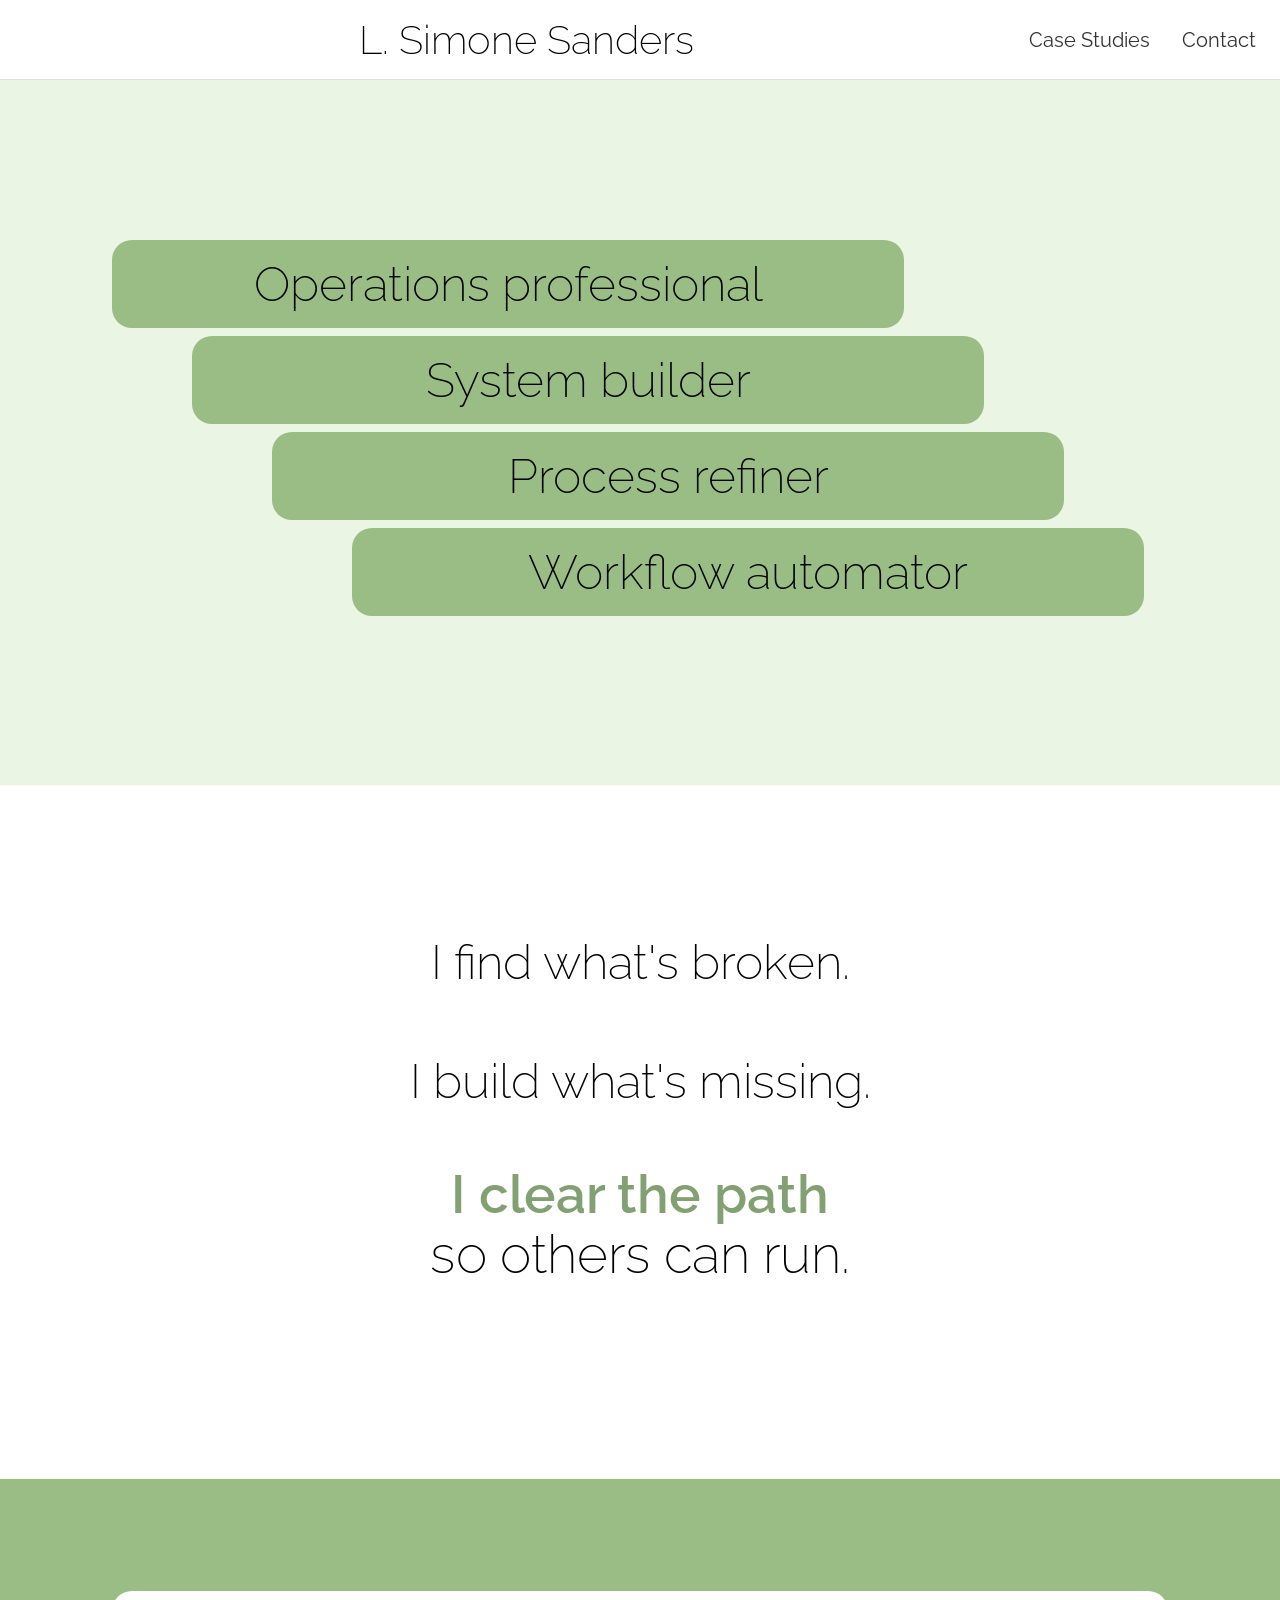
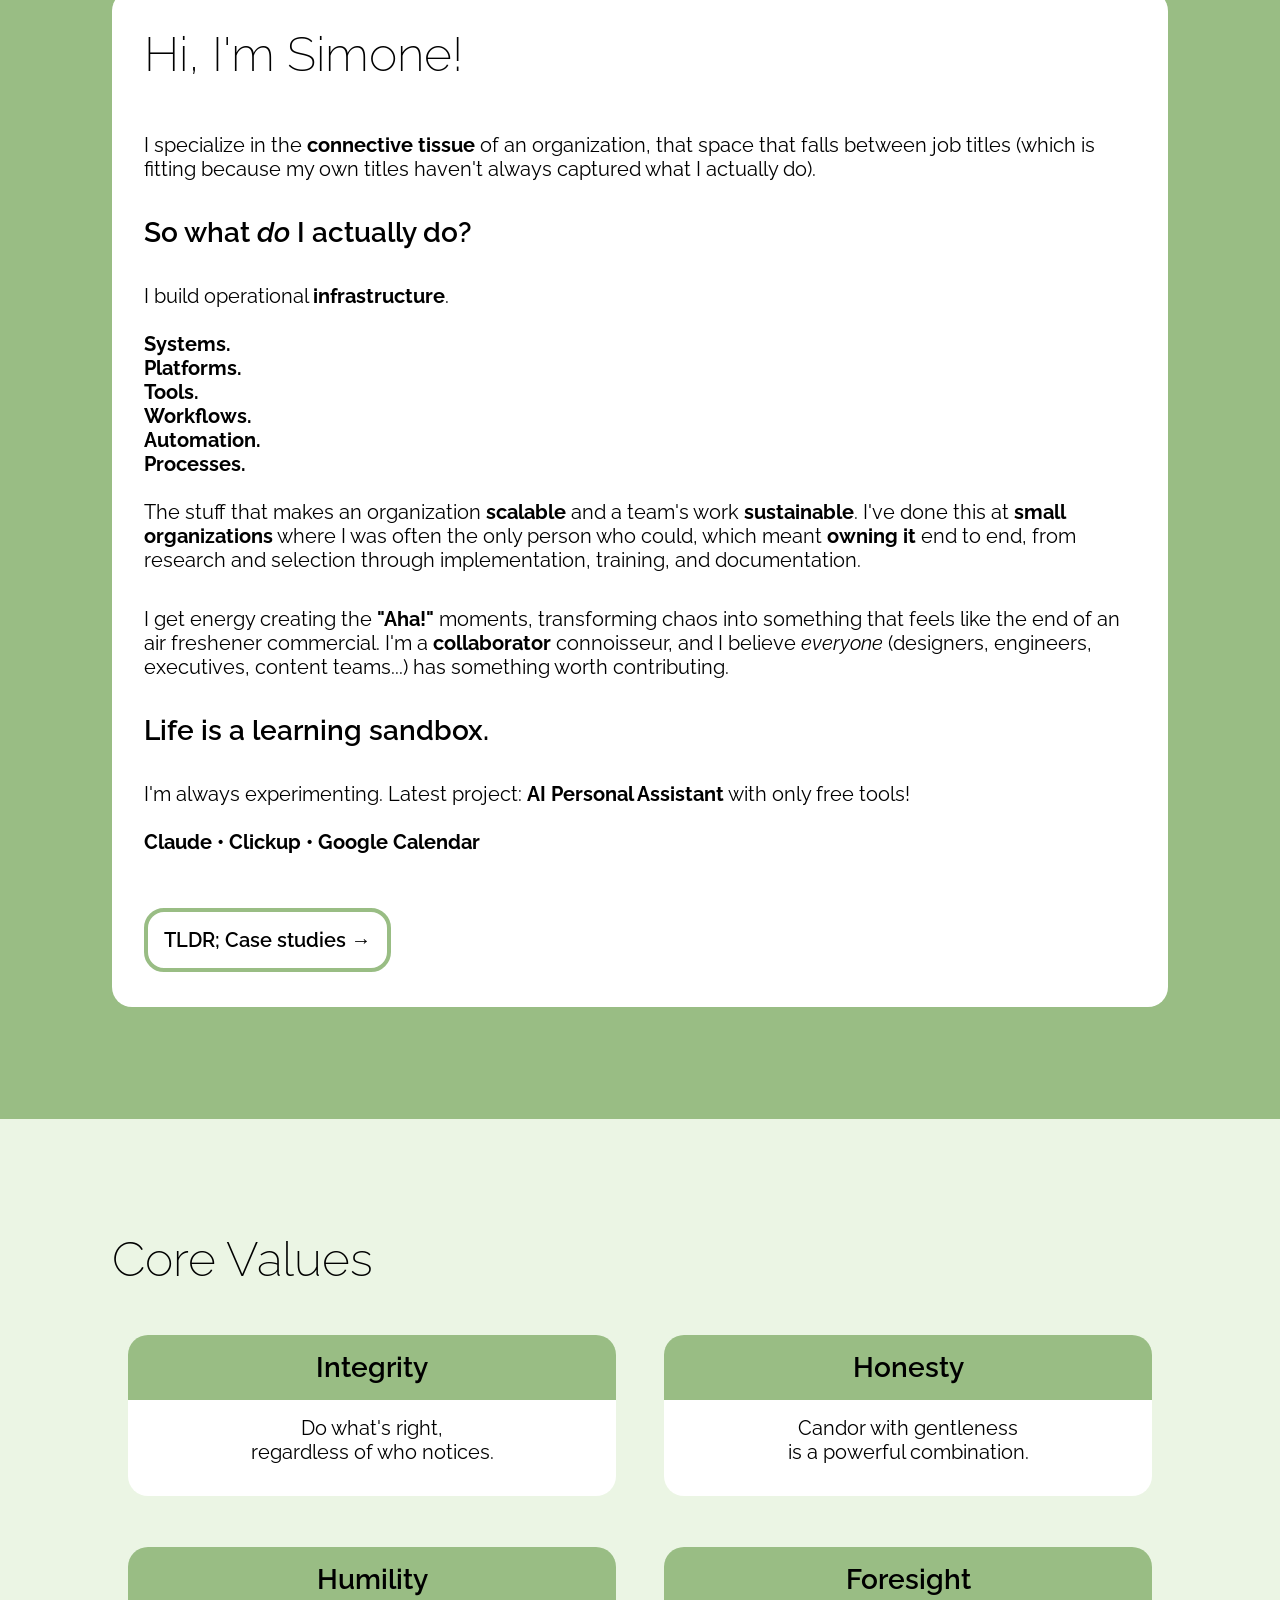
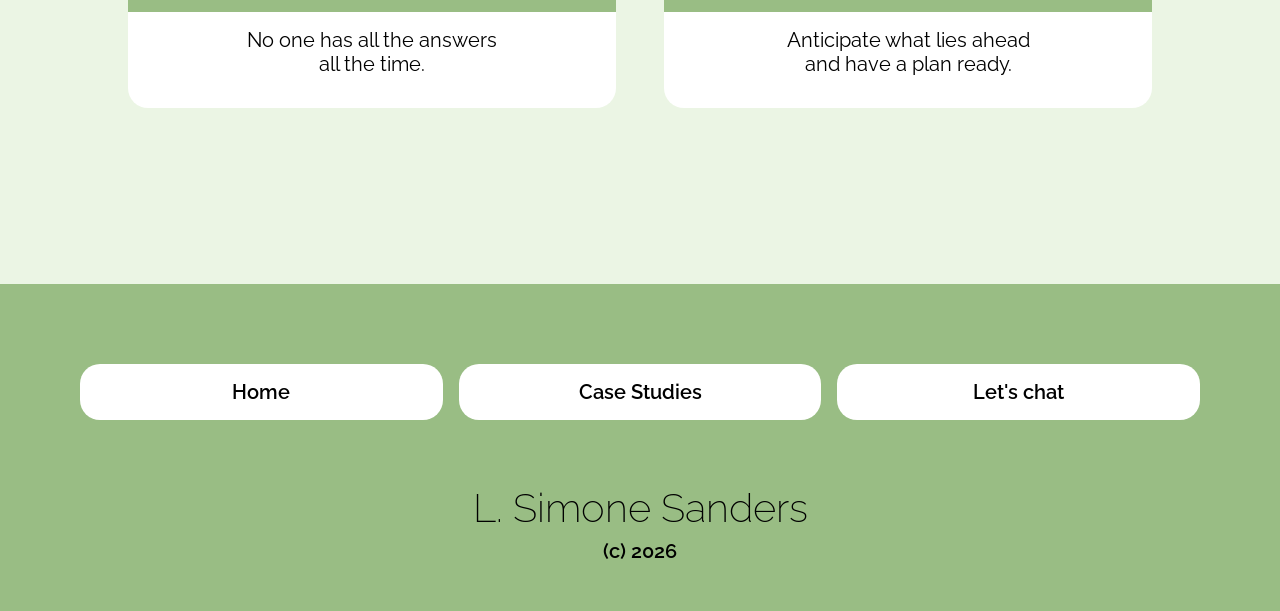
<file: index.html>
<!DOCTYPE html>
<html lang="en">
<head>
  <meta charset="UTF-8" />
  <meta name="viewport" content="width=device-width, initial-scale=1.0" />
  <title>L. Simone Sanders</title>
  <link rel="stylesheet" href="style.css" />
  <link rel="preconnect" href="https://fonts.googleapis.com" />
<link rel="preconnect" href="https://fonts.gstatic.com" crossorigin />
<link href="https://fonts.googleapis.com/css2?family=Raleway:wght@400;600&display=swap" rel="stylesheet" />
</head>
<body>
  <nav class="nav">
    <span class="nav-name"><a href="index.html">L. Simone Sanders</a></span>
    <button class="nav-menu" aria-label="Menu">
 		<span></span>
  		<span></span>
  		<span></span>
	</button>
		<ul class="nav-links">
    		<li><a href="case-studies.html">Case Studies</a></li>
	  		<li><a href="contact.html">Contact</a></li>
    	</ul>
  </nav>
<main>
<div class="section-blush">
	<div class="staircase" id="staircase">
  		<div class="tile">Operations professional</div>
  		<div class="tile">System builder</div>
  		<div class="tile">Process refiner</div>
  		<div class="tile">Workflow automator</div>
	</div>	
</div>
<br />
<br />
<br />
<div class="section-white">
<br />
<br />
	<div class="tagline">
  		<span class="tagline-line">I find what's broken.</span>
  		<span class="tagline-line">I build what's missing.</span>
  		<span class="tagline-line"><span id="tagline-highlight">I clear the path</span><br />so others can run.</span>
	</div>
<br />
</div>
<div class="section-coral">
  <div class="card-simple">
	<br />
	<h1>Hi, I'm Simone!</h1>
	<br />
	<p>I specialize in the <strong>connective tissue</strong> of an organization, that space that falls between job titles (which is fitting because my own titles haven't always captured what I actually do).</p>
	<br />
	<h2>So what <I>do</I> I actually do?</h2>
	<br />
	<p>I build operational <strong>infrastructure</strong>.<br /><br /><strong>Systems.<br />Platforms.<br />Tools.<br />Workflows.<br />Automation.<br />Processes.</strong><br /><br />The stuff that makes an organization <strong>scalable</strong> and a team's work <strong>sustainable</strong>. I've done this at <strong>small organizations</strong> where I was often the only person who could, which meant <strong>owning it</strong> end to end, from research and selection through implementation, training, and documentation.</p>
	<br />
	<p>I get energy creating the <strong>"Aha!"</strong> moments, transforming chaos into something that feels like the end of an air freshener commercial. I'm a <strong>collaborator</strong> connoisseur, and I believe <i>everyone</I> (designers, engineers, executives, content teams...) has something worth contributing.</p>
	<br />
	<h2>Life is a learning sandbox.</h2>
	<br />
	<p>I'm always experimenting. Latest project: <strong>AI Personal Assistant</strong> with only free tools!<br /><br />
	<strong>Claude • Clickup • Google Calendar</strong></p>
	  <br /><br />
	<div class="button-ghost"><a href="case-studies.html"><h3>TLDR; Case studies &rarr;</h3></a></div>
	<br /><br />
  </div>
</div>
<div class="section-blush">
	<h1>Core Values</h1>
		<div class="column-container">
		  <div class="column">
			<div class="card">
				<div class="card-top"><h2>Integrity</h2></div>
				<div class="card-bottom"><p>Do what's right,<br />regardless of who notices.</p></div>
			</div>
		  </div>
		  <div class="column">
			<div class="card">
				<div class="card-top"><h2>Honesty</h2></div>
				<div class="card-bottom"><p>Candor with gentleness<br />is a powerful combination.</p></div>
			</div>
		  </div>
		</div>
		<br />
		<div class="column-container">
			<div class="column">
				<div class="card">
					<div class="card-top"><h2>Humility</h2></div>
					<div class="card-bottom"><p>No one has all the answers<br />all the time.</p></div>
				</div>
 			 </div>
			<div class="column">
				<div class="card">
					<div class="card-top"><h2>Foresight</h2></div>
					<div class="card-bottom"><p>Anticipate what lies ahead<br />and have a plan ready.</p></div>
				</div>
			  </div>
		</div>
</div>
  </main>
<footer>
	<div class="column-container">
		<div class="column button-white"><a href="index.html">Home</a></div>
		<div class="column button-white"><a href="case-studies.html">Case Studies</a></div>
		<div class="column button-white"><a href="contact.html">Let's chat</a></div>
	</div>
	<div class="column"><h1>L. Simone Sanders</h1><h3>(c) 2026</h3></div>
</footer>
<script>
	//navigation menu
const toggle = document.querySelector('.nav-menu');
const links = document.querySelector('.nav-links');
toggle.addEventListener('click', () => {
  links.classList.toggle('open');
});
	
  // staircase animation
  const tiles = document.querySelectorAll('.tile');

  const observer = new IntersectionObserver((entries) => {
    entries.forEach(entry => {
      if (entry.isIntersecting) {
        tiles.forEach(tile => tile.classList.add('visible'));
      }
    });
  }, { threshold: 0.2 });

  observer.observe(document.getElementById('staircase'));

//tagline animation
const taglineLines = document.querySelectorAll('.tagline-line');

const taglineObserver = new IntersectionObserver((entries) => {
  entries.forEach(entry => {
    if (entry.isIntersecting) {
      taglineLines.forEach((line, index) => {
        const delay = index * 300;
        setTimeout(() => {
          line.classList.add('visible');
          setTimeout(() => line.classList.add('settled'), 250);
        }, delay);
      });
    }
  });
}, { threshold: 0.5 });

taglineObserver.observe(document.querySelector('.tagline'));

</script>
</body>

</html>
</file>
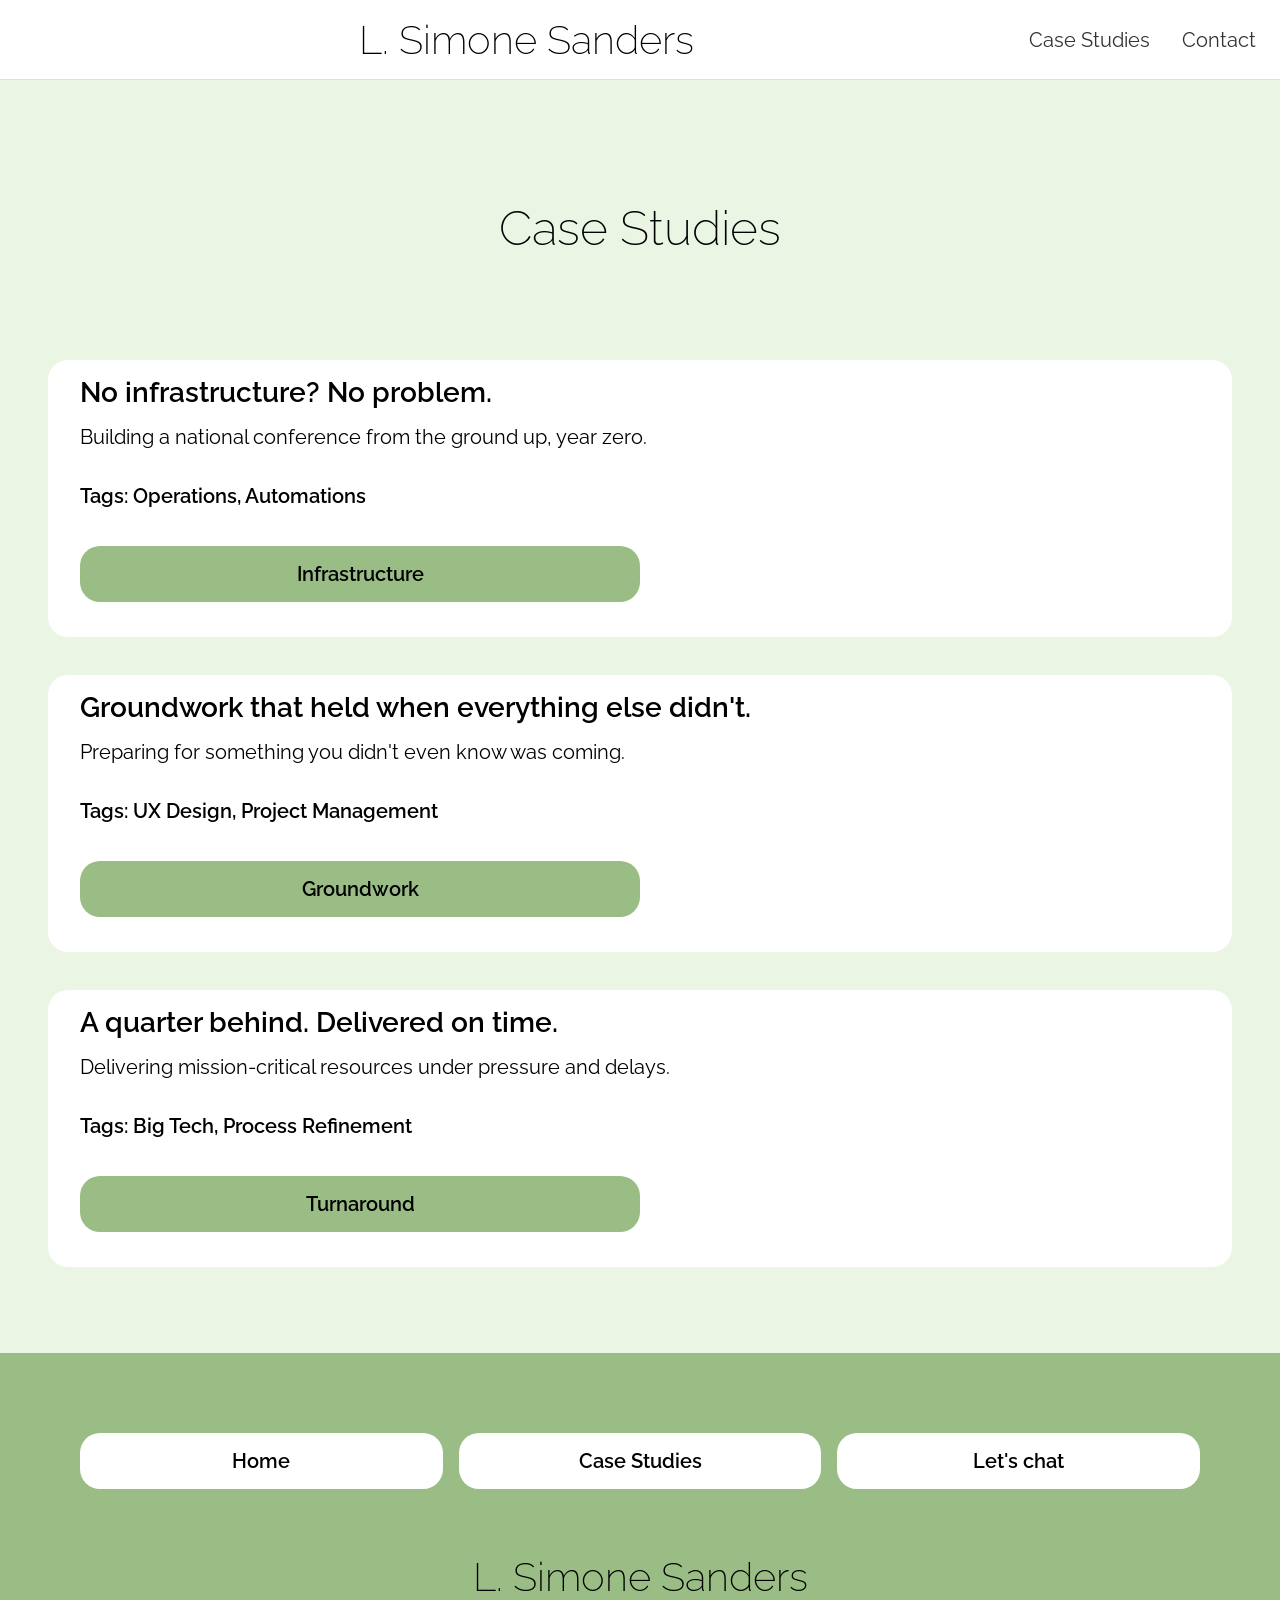
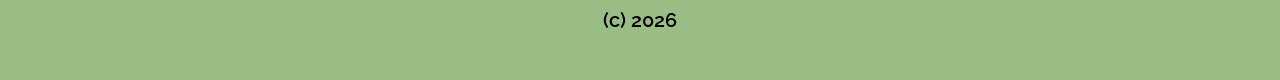
<file: case-studies.html>
<!DOCTYPE html>
<html lang="en">
<head>
  <meta charset="UTF-8" />
  <meta name="viewport" content="width=device-width, initial-scale=1.0" />
  <title>Case Studies | L. Simone Sanders</title>
  <link rel="stylesheet" href="style.css" />
  <link rel="preconnect" href="https://fonts.googleapis.com" />
<link rel="preconnect" href="https://fonts.gstatic.com" crossorigin />
<link href="https://fonts.googleapis.com/css2?family=Raleway:wght@400;600&display=swap" rel="stylesheet" />
</head>
<body>
  <nav class="nav">
    <span class="nav-name"><a href="index.html">L. Simone Sanders</a></span>
    <button class="nav-menu" aria-label="Menu">
 		<span></span>
  		<span></span>
  		<span></span>
	</button>
		<ul class="nav-links">
    		<li><a href="case-studies.html">Case Studies</a></li>
	  		<li><a href="contact.html">Contact</a></li>
    	</ul>
  </nav>
<main>
  <div class="page-header">
    <h1>Case Studies</h1>
  </div>
  <div class="card-simple">
	  <h2>No infrastructure? No problem.</h2>
	  <p>Building a national conference from the ground up, year zero.</p>
	  <br />
    <h3>Tags: Operations, Automations</h3>
    <br /><br />
	  <div class="button button-coral"><a href="case-studies/infrastructure.html"><h3>Infrastructure</h3></a></div>
	  <br />
  </div>
  <br /><br />
  <div class="card-simple">
	  <h2>Groundwork that held when everything else didn't.</h2>
	  <p>Preparing for something you didn't even know was coming.</p>
	  <br />
    <h3>Tags: UX Design, Project Management</h3>
    <br /><br />
	  <div class="button button-coral"><a href="case-studies/groundwork.html"><h3>Groundwork</h3></a></div>
	  <br />
  </div>
  <br />
  <br />
  <div class="card-simple">
	  <h2>A quarter behind. Delivered on time.</h2>
	  <p>Delivering mission-critical resources under pressure and delays.</p>
	  <br />
    <h3>Tags: Big Tech, Process Refinement</h3>
    <br /><br />
	  <div class="button button-coral"><a href="case-studies/turnaround.html"><h3>Turnaround</h3></a></div>
    <br />
  </div>
  <br />
  <br />
</main>
<footer>
	<div class="column-container">
		<div class="column button-white"><a href="index.html">Home</a></div>
    <div class="column button-white"><a href="case-studies.html">Case Studies</a></div>
		<div class="column button-white"><a href="contact.html">Let's chat</a></div>
	</div>
  <div class="column"><h1>L. Simone Sanders</h1><h3>(c) 2026</h3></div>
</footer>
<script>
  const trigger = document.querySelector('.lightbox-trigger');
  const overlay = document.getElementById('lightbox');

  trigger.addEventListener('click', () => {
    overlay.classList.add('open');
  });

  overlay.addEventListener('click', () => {
    overlay.classList.remove('open');
  });
</script>
</body>
</html>
</file>
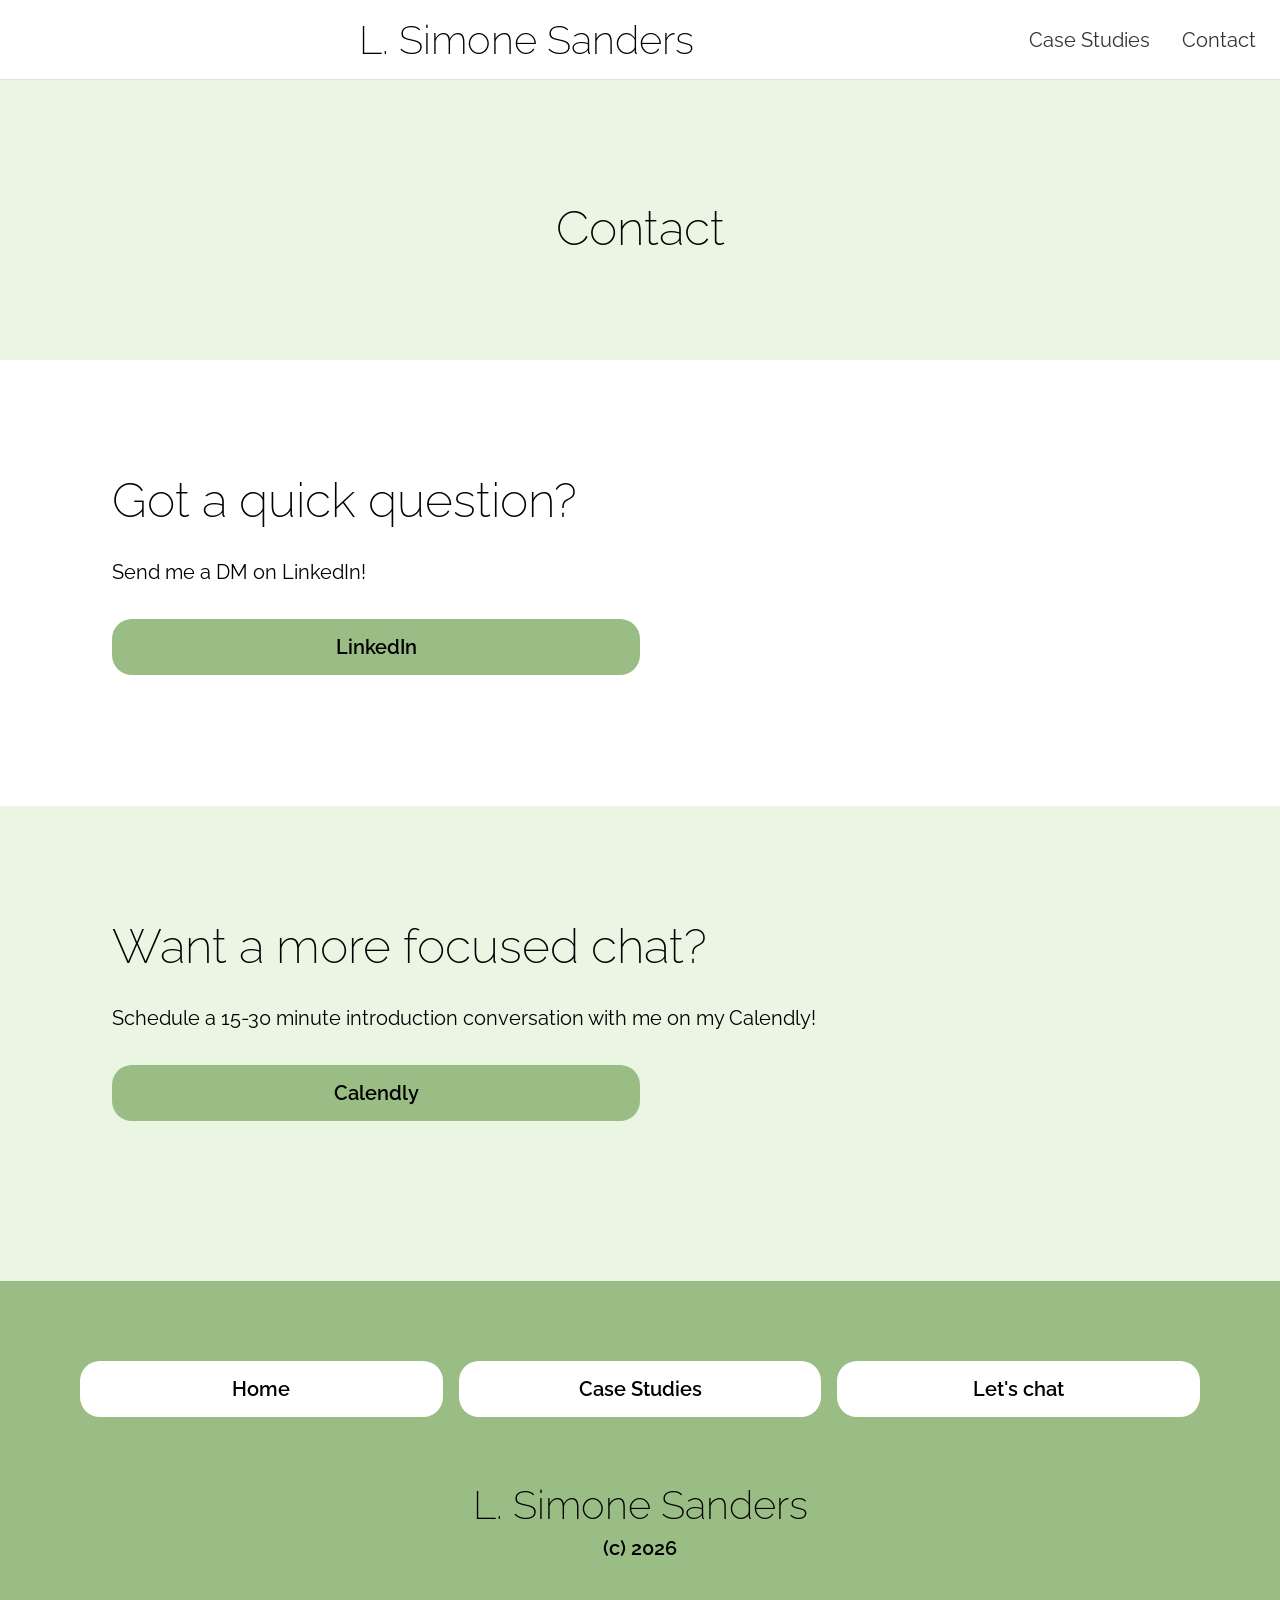
<file: contact.html>
<!DOCTYPE html>
<html lang="en">
<head>
  <meta charset="UTF-8" />
  <meta name="viewport" content="width=device-width, initial-scale=1.0" />
  <title>Contact | L. Simone Sanders</title>
  <link rel="stylesheet" href="style.css" />
  <link rel="preconnect" href="https://fonts.googleapis.com" />
<link rel="preconnect" href="https://fonts.gstatic.com" crossorigin />
<link href="https://fonts.googleapis.com/css2?family=Raleway:wght@400;600&display=swap" rel="stylesheet" />
</head>
<body>
  <nav class="nav">
    <span class="nav-name"><a href="index.html">L. Simone Sanders</a></span>
    <button class="nav-menu" aria-label="Menu">
 		<span></span>
  		<span></span>
  		<span></span>
	</button>
		<ul class="nav-links">
    		<li><a href="case-studies.html">Case Studies</a></li>
	  		<li><a href="contact.html">Contact</a></li>
    	</ul>
  </nav>
  <main>
<div class="page-header">
  <h1>Contact</h1>
</div>
<div class="section-white">
  <h1>Got a quick question?</h1>
  <p>Send me a DM on LinkedIn!</p>
  <br />
  <div class="button button-coral"><a href="https://www.linkedin.com/in/l-simone-sanders/" target="_blank" rel="noopener">LinkedIn</a></div>
  <br />
</div>
<div class="section-blush">
  <h1>Want a more focused chat?</h1>
  <p>Schedule a 15-30 minute introduction conversation with me on my Calendly!</p>
  <br />
  <div class="button button-coral"><a href="https://calendly.com/lsimonesanders" target="_blank" rel="noopener">Calendly</a></div>
</div>
  </main>
<footer>
	<div class="column-container">
		<div class="column button-white"><a href="index.html">Home</a></div>
    <div class="column button-white"><a href="case-studies.html">Case Studies</a></div>
		<div class="column button-white"><a href="contact.html">Let's chat</a></div>
	</div>
  <div class="column"><h1>L. Simone Sanders</h1><h3>(c) 2026</h3></div>
</footer>
</body>
</html>
</file>
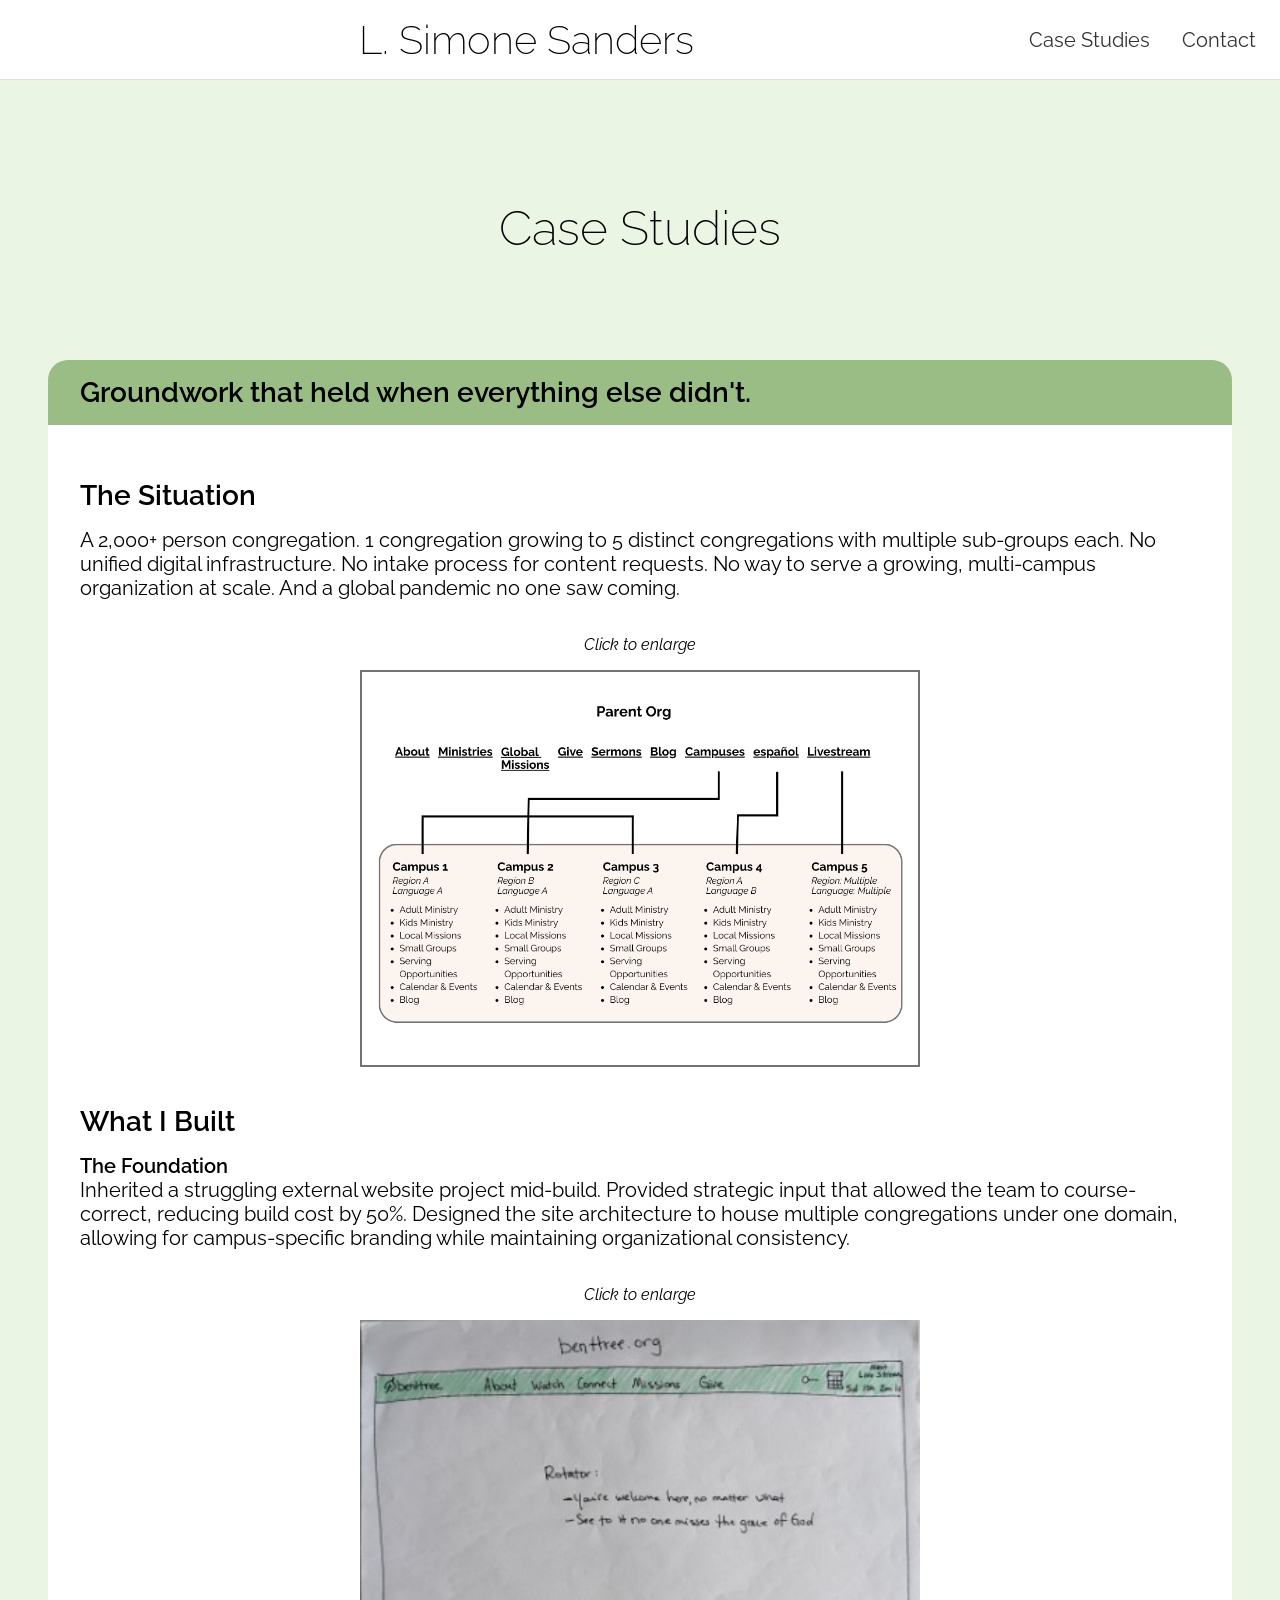
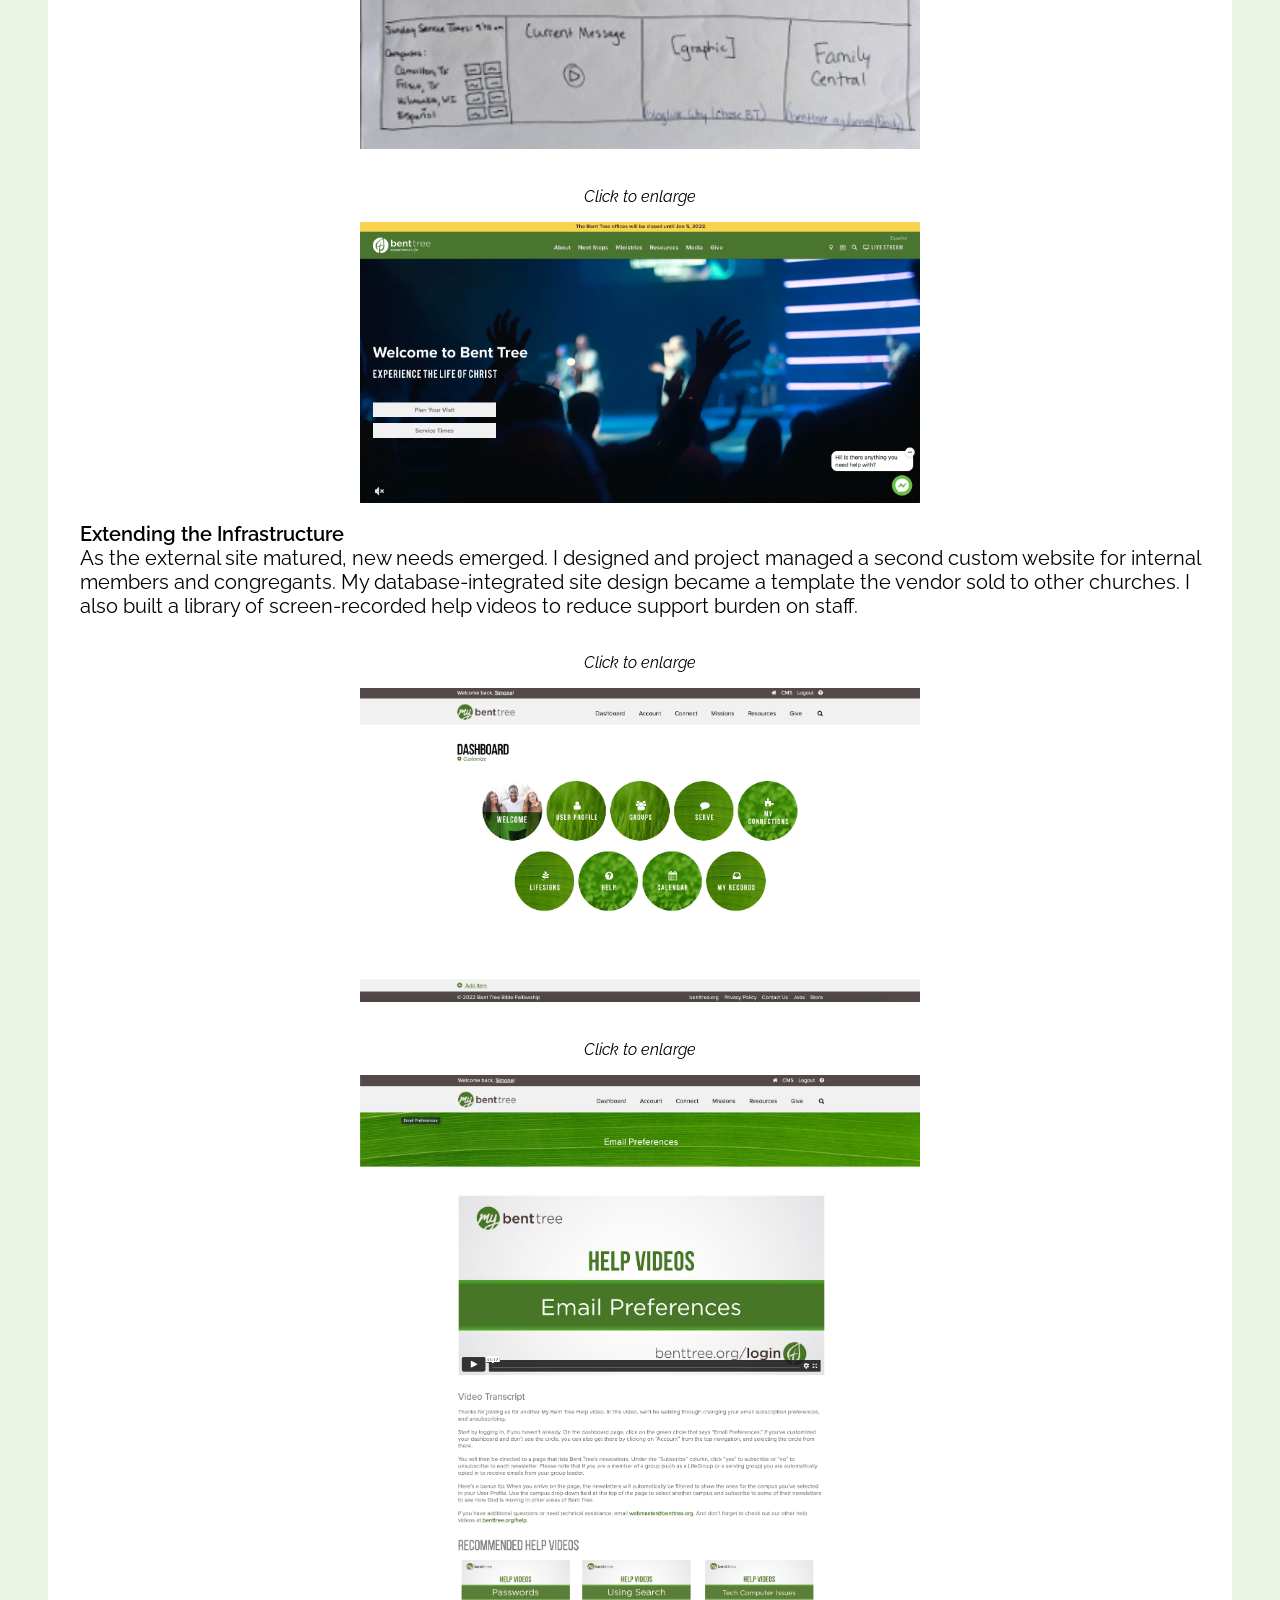
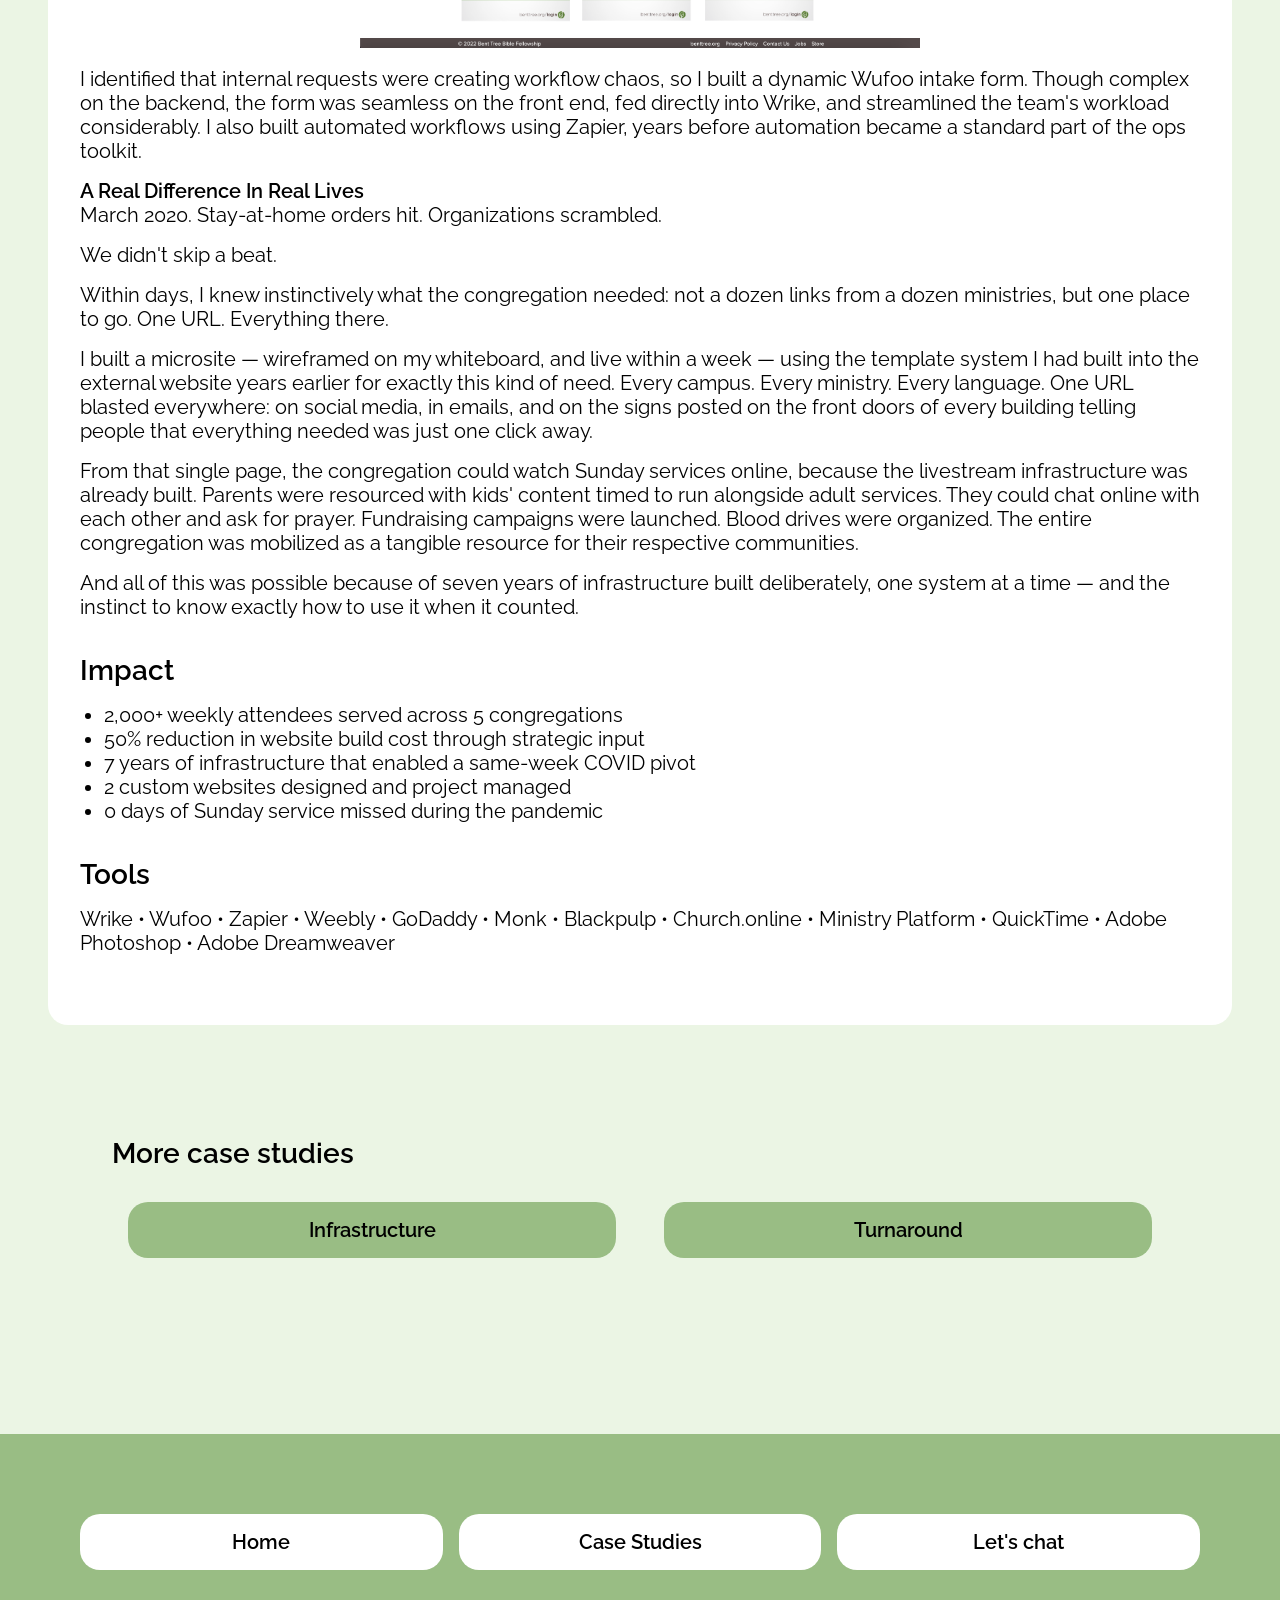
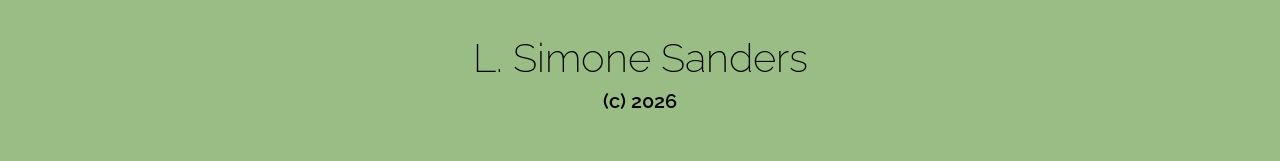
<file: case-studies/groundwork.html>
<!DOCTYPE html>
<html lang="en">
<head>
  <meta charset="UTF-8" />
  <meta name="viewport" content="width=device-width, initial-scale=1.0" />
  <title>Groundwork | Case Studies | L. Simone Sanders</title>
  <link rel="stylesheet" href="../style.css" />
  <link rel="preconnect" href="https://fonts.googleapis.com" />
<link rel="preconnect" href="https://fonts.gstatic.com" crossorigin />
<link href="https://fonts.googleapis.com/css2?family=Raleway:wght@400;600&display=swap" rel="stylesheet" />
</head>
<body>
    <nav class="nav">
    <span class="nav-name"><a href="../index.html">L. Simone Sanders</a></span>
    <button class="nav-menu" aria-label="Menu">
 		<span></span>
  		<span></span>
  		<span></span>
	</button>
		<ul class="nav-links">
    		<li><a href="../case-studies.html">Case Studies</a></li>
	  		<li><a href="../contact.html">Contact</a></li>
    	</ul>
  </nav>
<main>
  <div class="page-header">
    <h1>Case Studies</h1>
  </div>
    <div class="card">
      <div class="card-top">
        <h2>Groundwork that held when everything else didn't.</h2></div>
      <div class="card-bottom">
        <br />
        <br />
        <h2>The Situation</h2>
        <p>A 2,000+ person congregation. 1 congregation growing to 5 distinct congregations with multiple sub-groups each. No unified digital infrastructure. No intake process for content requests. No way to serve a growing, multi-campus organization at scale. And a global pandemic no one saw coming.</p>
        <br />
        <p style="text-align: center; font-size: 1rem;"><I>Click to enlarge</I></p>
        <img class="lightbox-trigger" style="display: block; margin: auto; border: 2px solid #737373;" width="50%" src="../images/content-hierarchy.png" alt="Custom website content hierarchy during high growth" />
          <div class="lightbox-overlay">
            <img src="../images/content-hierarchy.png" style="border: 2px solid #737373;" alt="Custom website content hierarchy during high growth" />
          </div>
          <br /><br />
        <h2>What I Built</h2>
        <h3>The Foundation</h3>
        <p>Inherited a struggling external website project mid-build. Provided strategic input that allowed the team to course-correct, reducing build cost by 50%. Designed the site architecture to house multiple congregations under one domain, allowing for campus-specific branding while maintaining organizational consistency.</p>
        <br />
        <p style="text-align: center; font-size: 1rem;"><I>Click to enlarge</I></p>
        <img class="lightbox-trigger" style="display: block; margin: auto;" width="50%" src="../images/audience-1-pre-visitors-home-page-cropped.jpg" alt="How it started: website wireframe" />
          <div class="lightbox-overlay">
            <img src="../images/audience-1-pre-visitors-home-page-cropped.jpg" alt="How it started: website wireframe" />
          </div>
          <br />
          <br />
        <p style="text-align: center; font-size: 1rem;"><I>Click to enlarge</I></p>
        <img class="lightbox-trigger" style="display: block; margin: auto;" width="50%" src="../images/external-website-screenshot.png" alt="How it ended: website screenshot" />
          <div class="lightbox-overlay">
            <img src="../images/external-website-screenshot.png" alt="How it ended: website screenshot" />
          </div>
          <br />
        <h3>Extending the Infrastructure</h3>
        <p>As the external site matured, new needs emerged. I designed and project managed a second custom website for internal members and congregants. My database-integrated site design became a template the vendor sold to other churches. I also built a library of screen-recorded help videos to reduce support burden on staff.</p>
        <br />
        <p style="text-align: center; font-size: 1rem;"><I>Click to enlarge</I></p>
        <img class="lightbox-trigger" style="display: block; margin: auto;" width="50%" src="../images/internal-member-website-dashboard-screenshot.png" alt="Customizable dashboard for member, database-integrated website" />
          <div class="lightbox-overlay">
            <img src="../images/internal-member-website-dashboard-screenshot.png" alt="Customizable dashboard for member, database-integrated website" / >
          </div>
        <br /><br />
        <p style="text-align: center; font-size: 1rem;"><I>Click to enlarge</I></p>
        <img class="lightbox-trigger" style="display: block; margin: auto;" width="50%" src="../images/internal-member-website-help-videos-example-email-preferences.png" alt="Screenshot of a help video on internal member website" />
          <div class="lightbox-overlay">
            <img src="../images/internal-member-website-help-videos-example-email-preferences.png" alt="Screenshot of a help video on internal member website" />
          </div>
        <br />
        <p>I identified that internal requests were creating workflow chaos, so I built a dynamic Wufoo intake form. Though complex on the backend, the form was seamless on the front end, fed directly into Wrike, and streamlined the team's workload considerably. I also built automated workflows using Zapier, years before automation became a standard part of the ops toolkit.</p>
        <h3>A Real Difference In Real Lives</h3>
        <p>March 2020. Stay-at-home orders hit. Organizations scrambled.</p>
        <p>We didn't skip a beat.</p>
        <p>Within days, I knew instinctively what the congregation needed: not a dozen links from a dozen ministries, but one place to go. One URL. Everything there.</p>
        <p>I built a microsite — wireframed on my whiteboard, and live within a week — using the template system I had built into the external website years earlier for exactly this kind of need. Every campus. Every ministry. Every language. One URL blasted everywhere: on social media, in emails, and on the signs posted on the front doors of every building telling people that everything needed was just one click away.</p>
        <p>From that single page, the congregation could watch Sunday services online, because the livestream infrastructure was already built. Parents were resourced with kids' content timed to run alongside adult services. They could chat online with each other and ask for prayer. Fundraising campaigns were launched. Blood drives were organized. The entire congregation was mobilized as a tangible resource for their respective communities.</p>
        <p>And all of this was possible because of seven years of infrastructure built deliberately, one system at a time — and the instinct to know exactly how to use it when it counted.</p>
        <br />
        <h2>Impact</h2>
          <ul>
            <li>2,000+ weekly attendees served across 5 congregations</li>
            <li>50% reduction in website build cost through strategic input</li>
            <li>7 years	of infrastructure that enabled a same-week COVID pivot</li>
            <li>2	custom websites designed and project managed</li>
            <li>0	days of Sunday service missed during the pandemic</li>
          </ul>
        <br />
        <h2>Tools</h2>
        <p>Wrike • Wufoo • Zapier • Weebly • GoDaddy • Monk • Blackpulp • Church.online • Ministry Platform • QuickTime • Adobe Photoshop • Adobe Dreamweaver</p>
        <br />
        <br />
    </div>
<div class="section-blush">
	<h2>More case studies</h2>
	<div class="column-container">
		<div class="column"><div class="button-coral"><a href="infrastructure.html">Infrastructure</a></div></div>
		<div class="column"><div class="button-coral"><a href="turnaround.html">Turnaround</a></div></div>
	</div>
</div>
</main>
<footer>
	<div class="column-container">
		<div class="column button-white"><a href="../index.html">Home</a></div>
    <div class="column button-white"><a href="../case-studies.html">Case Studies</a></div>
		<div class="column button-white"><a href="../contact.html">Let's chat</a></div>
	</div>
  <div class="column"><h1>L. Simone Sanders</h1><h3>(c) 2026</h3></div>
</footer>
<script>
document.querySelectorAll('.lightbox-trigger').forEach(trigger => {
  trigger.addEventListener('click', () => {
    const overlay = trigger.nextElementSibling;
    overlay.classList.add('open');
  });
});

document.querySelectorAll('.lightbox-overlay').forEach(overlay => {
  overlay.addEventListener('click', () => {
    overlay.classList.remove('open');
  });
});
</script>
</body>
</html>
</file>
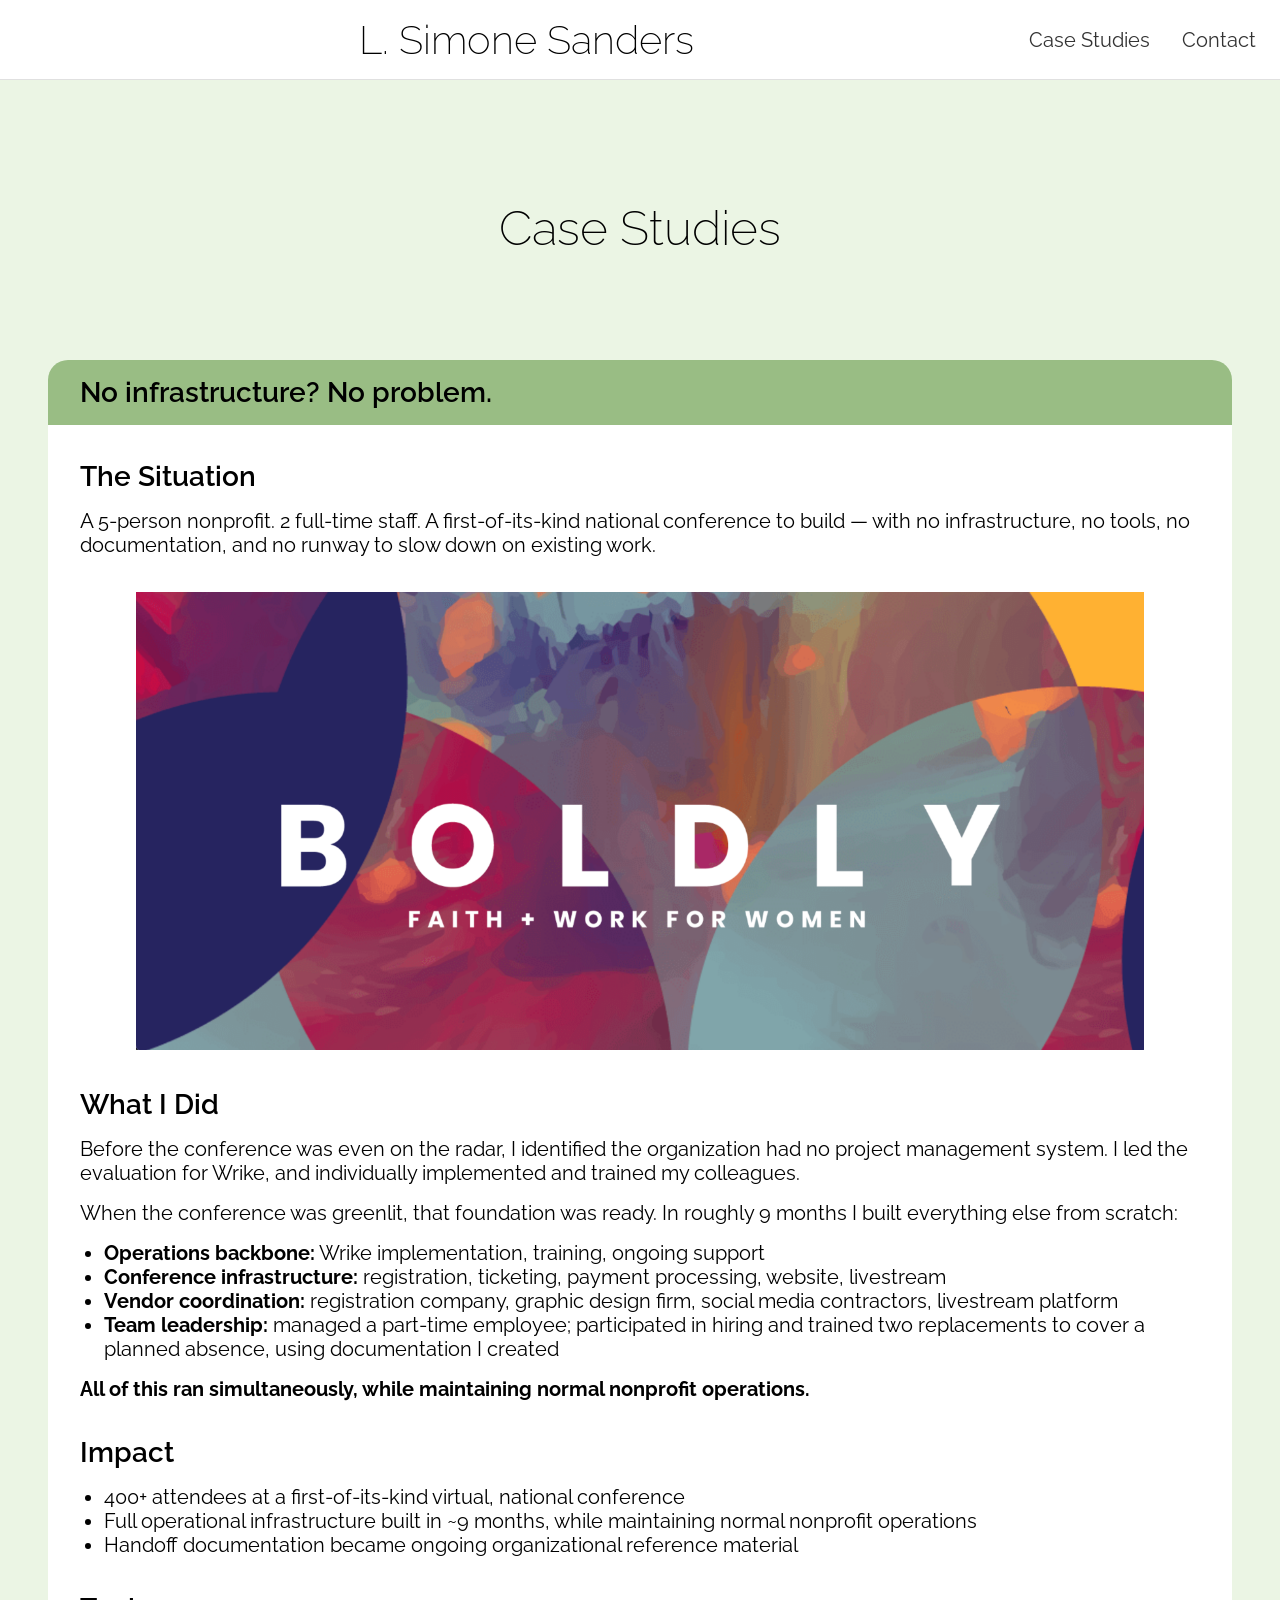
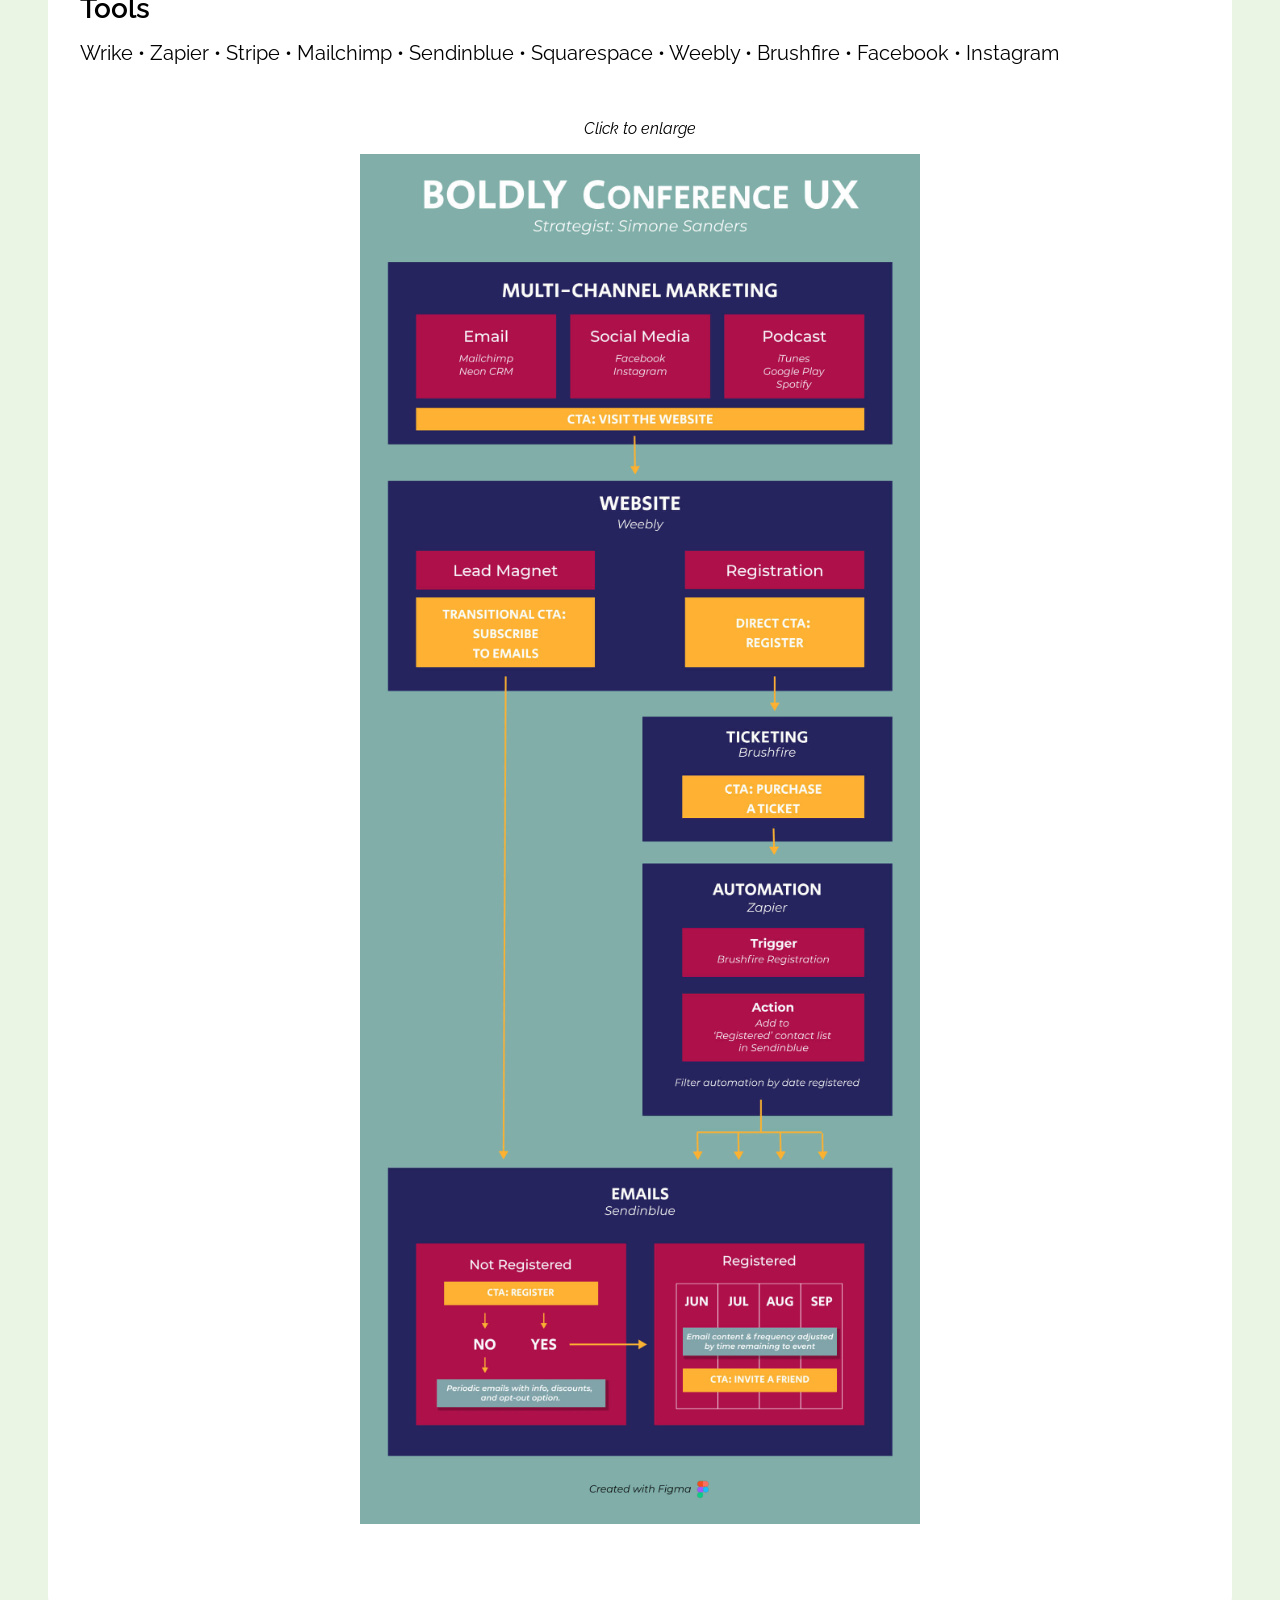
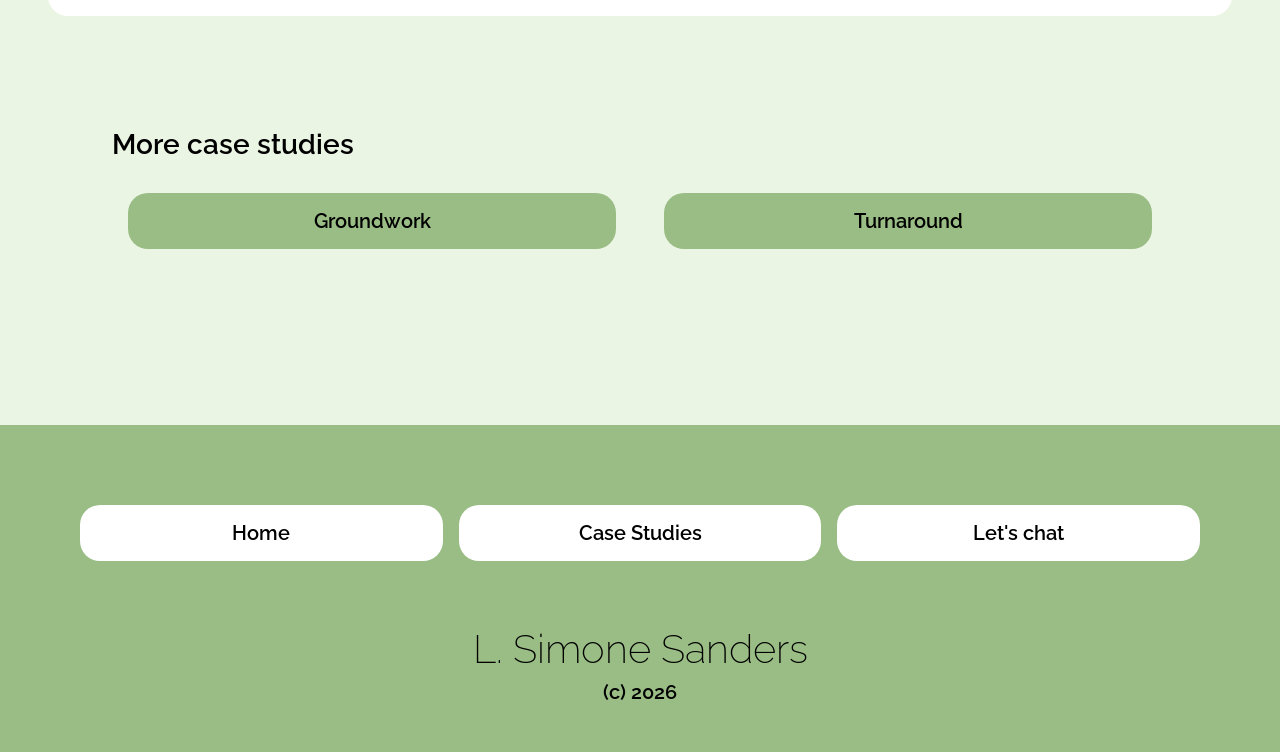
<file: case-studies/infrastructure.html>
<!DOCTYPE html>
<html lang="en">
<head>
  <meta charset="UTF-8" />
  <meta name="viewport" content="width=device-width, initial-scale=1.0" />
  <title>Infrastructure | Case Studies | L. Simone Sanders</title>
  <link rel="stylesheet" href="../style.css" />
  <link rel="preconnect" href="https://fonts.googleapis.com" />
<link rel="preconnect" href="https://fonts.gstatic.com" crossorigin />
<link href="https://fonts.googleapis.com/css2?family=Raleway:wght@400;600&display=swap" rel="stylesheet" />
</head>
<body>
  <nav class="nav">
    <span class="nav-name"><a href="../index.html">L. Simone Sanders</a></span>
    <button class="nav-menu" aria-label="Menu">
 		<span></span>
  		<span></span>
  		<span></span>
	</button>
		<ul class="nav-links">
    		<li><a href="../case-studies.html">Case Studies</a></li>
	  		<li><a href="../contact.html">Contact</a></li>
    	</ul>
  </nav>
<main>
  <div class="page-header">
    <h1>Case Studies</h1>
  </div>
  <div class="card">
    <div class="card-top">
      <h2>No infrastructure? No problem.</h2>
    </div>
    <div class="card-bottom">
      <br />
      <h2>The Situation</h2>
      <p>A 5-person nonprofit. 2 full-time staff. A first-of-its-kind national conference to build — with no infrastructure, no tools, no documentation, and no runway to slow down on existing work.</p>
      <br />
      <img style="display: block; margin: auto;" width="90%" src="../images/boldly-conference-logo.png" alt="BOLDLY Conference logo" />
      <br /><br />
      <h2>What I Did</h2>
      <p>Before the conference was even on the radar, I identified the organization had no project management system. I led the evaluation for Wrike, and individually implemented and trained my colleagues.</p>
      <p>When the conference was greenlit, that foundation was ready. In roughly 9 months I built everything else from scratch:</p>
      <ul>
        <li><strong>Operations backbone:</strong> Wrike implementation, training, ongoing support</li>
        <li><strong>Conference infrastructure:</strong> registration, ticketing, payment processing, website, livestream</li>
        <li><strong>Vendor coordination:</strong> registration company, graphic design firm, social media contractors, livestream platform</li>
        <li><strong>Team leadership:</strong> managed a part-time employee; participated in hiring and trained two replacements to cover a planned absence, using documentation I created</li>
      </ul>
      <p><strong>All of this ran simultaneously, while maintaining normal nonprofit operations.</strong></p>
      <br />
      <h2>Impact</h2>
      <ul>
        <li>400+ attendees at a first-of-its-kind virtual, national conference</li>
        <li>Full operational infrastructure built in ~9 months, while maintaining normal nonprofit operations</li>
        <li>Handoff documentation became ongoing organizational reference material</li>
      </ul>
      <br />
      <h2>Tools</h2>
      <p>Wrike • Zapier • Stripe • Mailchimp • Sendinblue • Squarespace • Weebly • Brushfire • Facebook • Instagram</p>
      <br />
      <br />
      <p style="text-align: center; font-size: 1rem;"><I>Click to enlarge</I></p>
      <img class="lightbox-trigger" style="display: block; margin: auto;" width="50%" src="../images/boldly-conference-marketing-ux-wireframe.jpg" alt="Wireframe of the marketing UX I created for the BOLDLY Conference" />
      <div class="lightbox-overlay" id="lightbox">
        <img src="../images/boldly-conference-marketing-ux-wireframe.jpg" alt="Wireframe of the marketing UX I created for the BOLDLY Conference" />
      </div>
      <br />
      <br />
      <br /><br />
    </div>
  </div>
<div class="section-blush">
	<h2>More case studies</h2>
	<div class="column-container">
		<div class="column"><div class="button-coral"><a href="groundwork.html">Groundwork</a></div></div>
		<div class="column"><div class="button-coral"><a href="turnaround.html">Turnaround</a></div></div>
	</div>
</div>
</main>
<footer>
	<div class="column-container">
		<div class="column button-white"><a href="../index.html">Home</a></div>
    <div class="column button-white"><a href="../case-studies.html">Case Studies</a></div>
		<div class="column button-white"><a href="../contact.html">Let's chat</a></div>
	</div>
  <div class="column"><h1>L. Simone Sanders</h1><h3>(c) 2026</h3></div>
</footer>
<script>
  const trigger = document.querySelector('.lightbox-trigger');
  const overlay = document.getElementById('lightbox');

  trigger.addEventListener('click', () => {
    overlay.classList.add('open');
  });

  overlay.addEventListener('click', () => {
    overlay.classList.remove('open');
  });
</script>
</body>
</html>
</file>
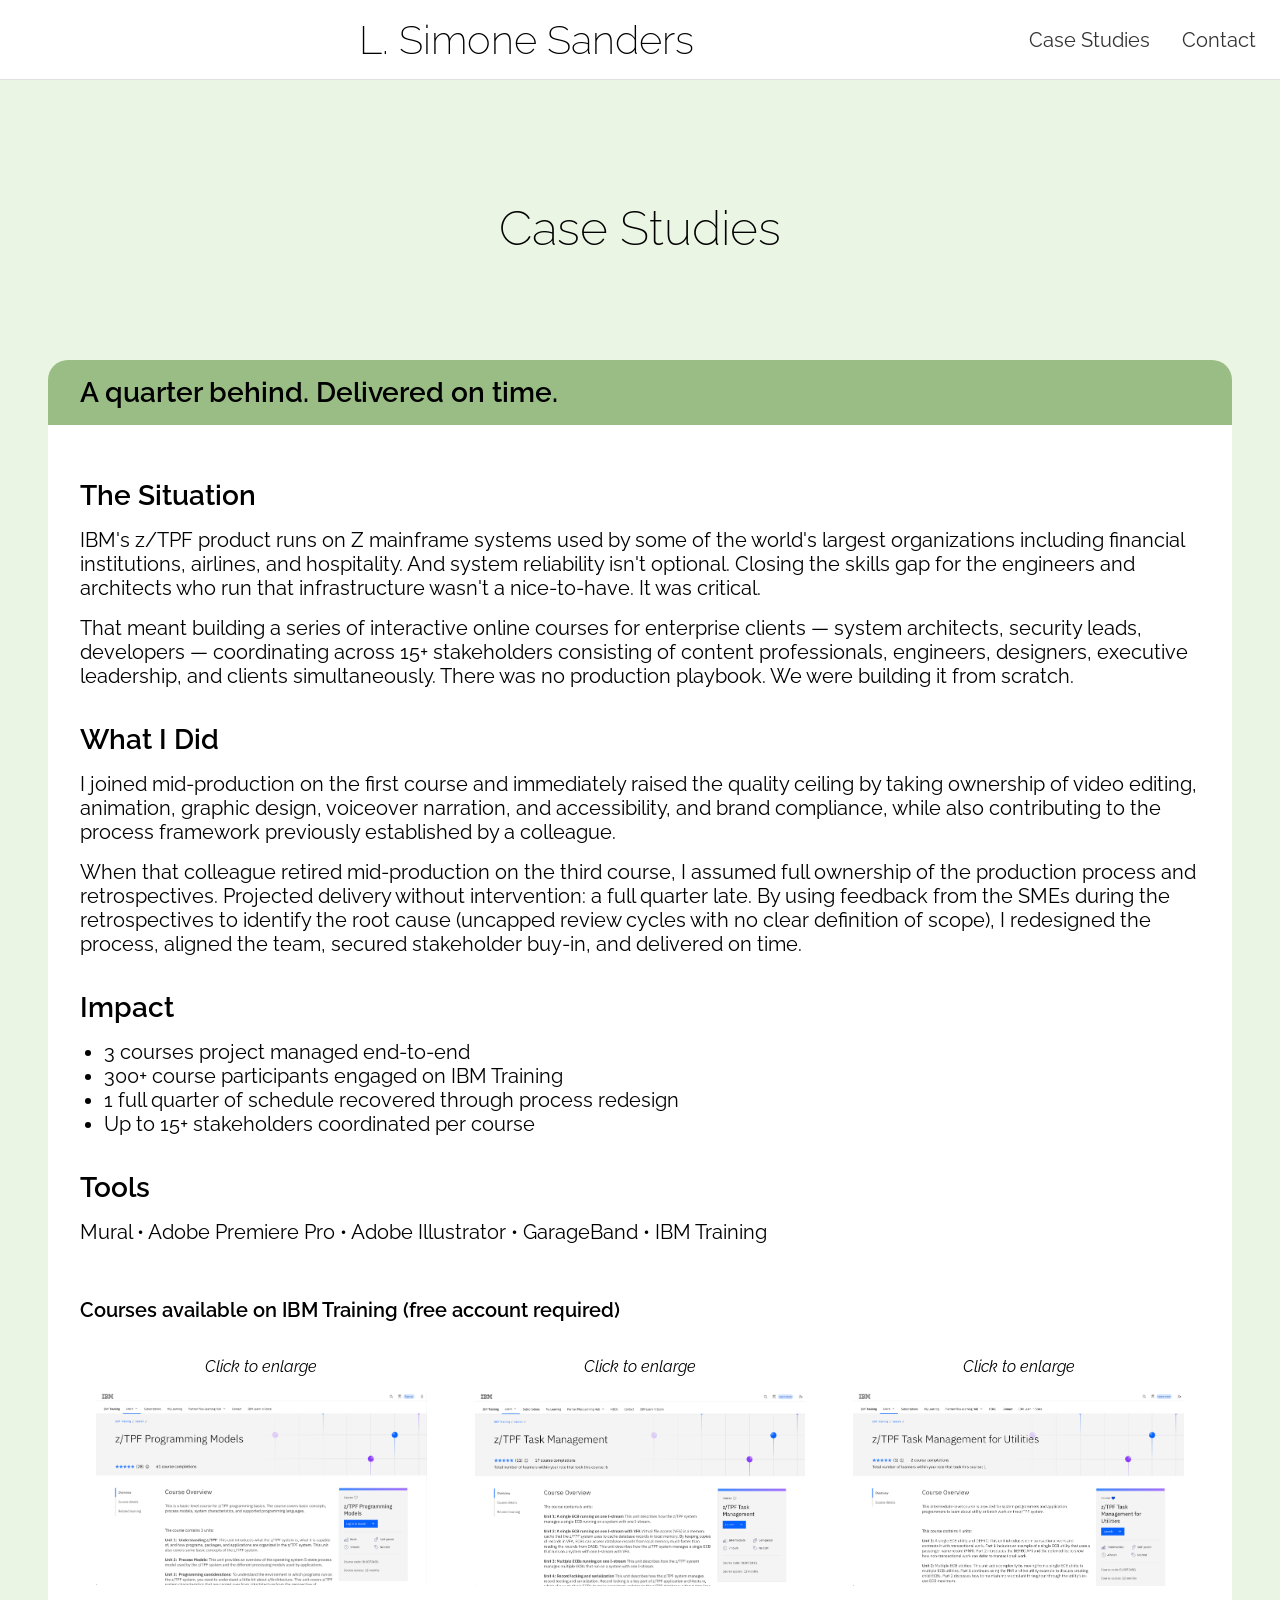
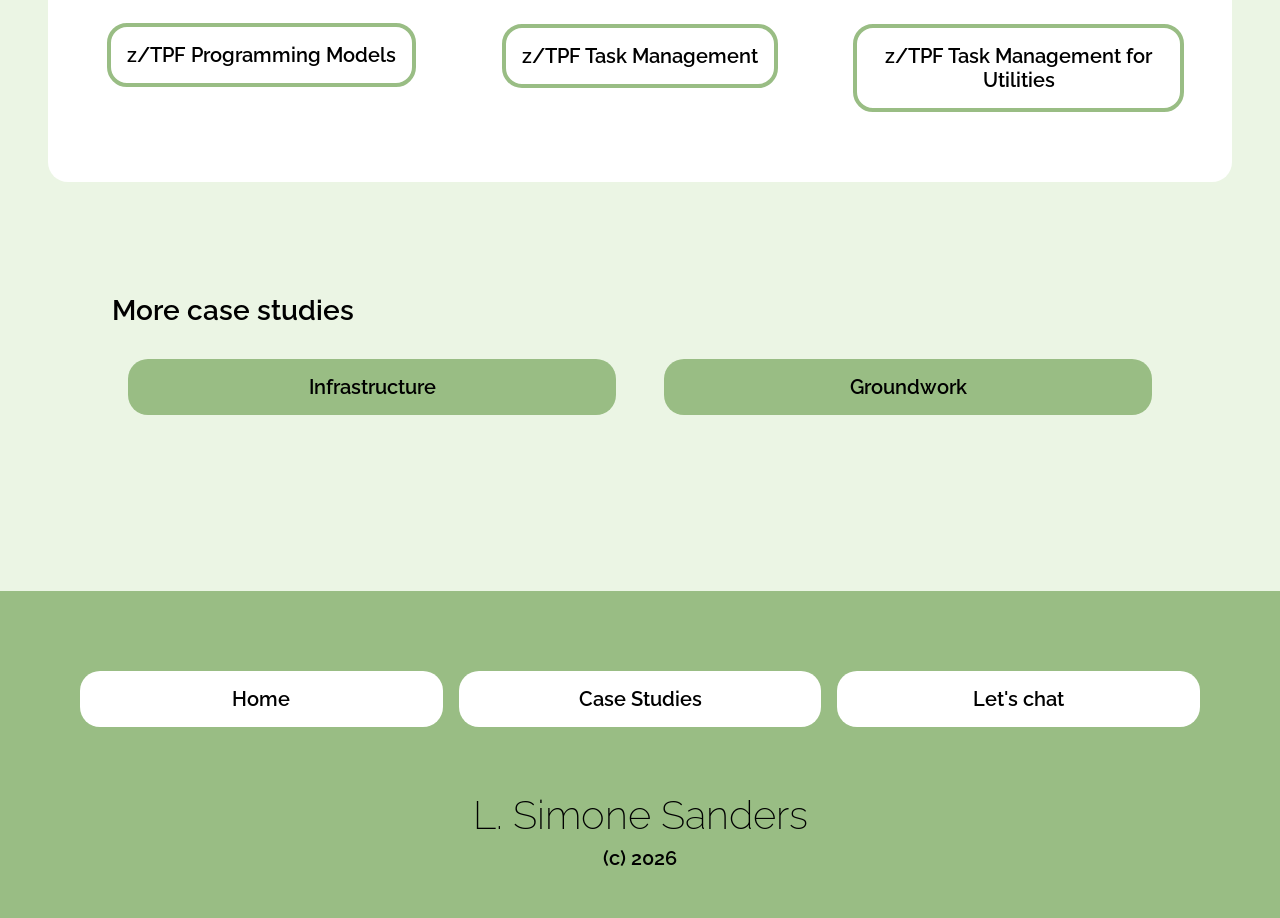
<file: case-studies/turnaround.html>
<!DOCTYPE html>
<html lang="en">
<head>
  <meta charset="UTF-8" />
  <meta name="viewport" content="width=device-width, initial-scale=1.0" />
  <title>Turnaround | Case Studies | L. Simone Sanders</title>
  <link rel="stylesheet" href="../style.css" />
  <link rel="preconnect" href="https://fonts.googleapis.com" />
<link rel="preconnect" href="https://fonts.gstatic.com" crossorigin />
<link href="https://fonts.googleapis.com/css2?family=Raleway:wght@400;600&display=swap" rel="stylesheet" />
</head>
<body>
    <nav class="nav">
    <span class="nav-name"><a href="../index.html">L. Simone Sanders</a></span>
    <button class="nav-menu" aria-label="Menu">
 		<span></span>
  		<span></span>
  		<span></span>
	</button>
		<ul class="nav-links">
    		<li><a href="../case-studies.html">Case Studies</a></li>
	  		<li><a href="../contact.html">Contact</a></li>
    	</ul>
  </nav>
<main>
  <div class="page-header">
    <h1>Case Studies</h1>
  </div>
  <div class="card">
    <div class="card-top">
    <h2>A quarter behind. Delivered on time.</h2></div>
      <div class="card-bottom">
      <br />
      <br />
      <h2>The Situation</h2>
      <p>IBM's z/TPF product runs on Z mainframe systems used by some of the world's largest organizations including financial institutions, airlines, and hospitality. And system reliability isn't optional. Closing the skills gap for the engineers and architects who run that infrastructure wasn't a nice-to-have. It was critical.</p>
      <p>That meant building a series of interactive online courses for enterprise clients — system architects, security leads, developers — coordinating across 15+ stakeholders consisting of content professionals, engineers, designers, executive leadership, and clients simultaneously. There was no production playbook. We were building it from scratch.</p>
      <br />
      <h2>What I Did</h2>
      <p>I joined mid-production on the first course and immediately raised the quality ceiling by taking ownership of video editing, animation, graphic design, voiceover narration, and accessibility, and brand compliance, while also contributing to the process framework previously established by a colleague.</p>
      <p>When that colleague retired mid-production on the third course, I assumed full ownership of the production process and retrospectives. Projected delivery without intervention: a full quarter late. By using feedback from the SMEs during the retrospectives to identify the root cause (uncapped review cycles with no clear definition of scope), I redesigned the process, aligned the team, secured stakeholder buy-in, and delivered on time.</p>
      <br />
      <h2>Impact</h2>
        <ul>
          <li>3	courses project managed end-to-end</li>
          <li>300+ course participants engaged on IBM Training</li>
          <li>1 full quarter	of schedule recovered through process redesign</li>
          <li>Up to 15+ stakeholders coordinated per course</li>
        </ul>
      <br />
      <h2>Tools</h2>
      <p>Mural • Adobe Premiere Pro • Adobe Illustrator • GarageBand • IBM Training</p>
      <br />
      <br />
      <h3>Courses available on IBM Training (free account required)</h3>
      <br />
      <div class="column-container">
        <div class="column">
          <p style="text-align: center; font-size: 1rem;"><I>Click to enlarge</I></p>
          <img class="lightbox-trigger" style="display: block; margin: auto;" width="100%" src="../images/ztpf-programming-models-screenshot.png" alt="z/TPF Programming Models online course" />
            <div class="lightbox-overlay">
              <img src="../images/ztpf-programming-models-screenshot.png" alt="z/TPF Programming Models online course" />
            </div><br /><br />
          <div class="button-ghost"><a href="https://www.ibm.com/training/course/ztpf-programming-models-DL007240G" target="_blank" rel=noopener">z/TPF Programming Models</a></div></div>
        <div class="column">
          <p style="text-align: center; font-size: 1rem;"><I>Click to enlarge</I></p>
          <img class="lightbox-trigger" style="display: block; margin: auto;" width="100%" src="../images/ztpf-task-management-screenshot.png" alt="z/TPF Task Management online course" />
            <div class="lightbox-overlay">
              <img src="../images/ztpf-task-management-screenshot.png" alt="z/TPF Task Management online course" />
            </div><br /><br />
          <div class="button-ghost"><a href="https://www.ibm.com/training/course/ztpf-task-management-DL007241G" target="_blank" rel=noopener">z/TPF Task Management</a></div></div>
        <div class="column">
          <p style="text-align: center; font-size: 1rem;"><I>Click to enlarge</I></p>
          <img class="lightbox-trigger" style="display: block; margin: auto;" width="100%" src="../images/ztpf-task-management-for-utilities-screenshot.png" alt="z/TPF Task Management for Utilities online course" />
            <div class="lightbox-overlay">
              <img src="../images/ztpf-task-management-for-utilities-screenshot.png" alt="z/TPF Task Management for Utilities online course" />
            </div><br /><br />
          <div class="button-ghost"><a href="https://www.ibm.com/training/course/ztpf-task-management-for-utilities-DL007245G" target="_blank" rel=noopener">z/TPF Task Management for Utilities</a></div></div>
        </div>
        <br /><br />
      </div>
<div class="section-blush">
	<h2>More case studies</h2>
	<div class="column-container">
		<div class="column"><div class="button-coral"><a href="infrastructure.html">Infrastructure</a></div></div>
		<div class="column"><div class="button-coral"><a href="groundwork.html">Groundwork</a></div></div>
	</div>
</div>
</main>
<footer>
	<div class="column-container">
		<div class="column button-white"><a href="../index.html">Home</a></div>
    <div class="column button-white"><a href="../case-studies.html">Case Studies</a></div>
		<div class="column button-white"><a href="../contact.html">Let's chat</a></div>
	</div>
  <div class="column"><h1>L. Simone Sanders</h1><h3>(c) 2026</h3></div>
</footer>
<script>
document.querySelectorAll('.lightbox-trigger').forEach(trigger => {
  trigger.addEventListener('click', () => {
    const overlay = trigger.nextElementSibling;
    overlay.classList.add('open');
  });
});

document.querySelectorAll('.lightbox-overlay').forEach(overlay => {
  overlay.addEventListener('click', () => {
    overlay.classList.remove('open');
  });
});
</script>
</body>
</html>
</file>
<file: style.css>
* {
  margin: 0;
  padding: 0;
  box-sizing: border-box;
}

body {
  font-family: "Raleway", sans-serif;
  background-color: #EBF5E4;
}

h1 {
  font-family: "Raleway", sans-serif;
  font-size: 3rem;
  font-weight: 200;
  padding-bottom: 2rem;
}

h2 {
  font-family: "Raleway", sans-serif;
  font-size: 1.75rem;
  font-weight: 600;
  padding-bottom: 1rem;
}

h3, .button-coral, .button-white, .button-ghost {
  font-family: "Raleway", sans-serif;
  font-size: 1.25rem;
  font-weight: 600;
}

p, ul, ol {
  padding-bottom: 1rem;
  font-size: 1.25rem;
}

ul, ol {
  padding-left: 1.5rem;
}

a, .button-coral a, .button-white a, .button-ghost a { 
  text-decoration: none;
  color: inherit;
}

/* --- Sticky Nav --- */
.nav {
  position: sticky;
  top: 0;
  z-index: 100;
  display: flex;
  flex-wrap: wrap;
  align-items: center;
  justify-content: center;
  padding: 1rem 1.5rem;
  background: #fff;
  border-bottom: 1px solid #e0e0e0;
}

.nav-name {
  flex: 1;
  text-align: center;
  font-weight: 200;
  font-size: 2.5rem;
}

.nav-menu {
  position: absolute;
  right: 1.5rem;
  background: none;
  border: none;
  cursor: pointer;
  display: flex;
  flex-direction: column;
  gap: 6px;
  padding: 0.25rem;
}

.nav-menu span {
  display: block;
  width: 32px;
  height: 3px;
  background-color: #333;
  border-radius: 3px;
}

.nav-links {
  display: none;
  flex-direction: column;
  width: 100%;
  list-style: none;
  padding: 0.5rem 0;
}

.nav-links.open {
  display: flex;
}

.nav-links li {
  text-align: center;
}

.nav-links a {
  display: block;
  padding: 0.6rem 0;
  text-decoration: none;
  color: #333;
  font-size: 0.95rem;
}

.nav-links a:hover {
  color: #000;
}


/* --- Page Header --- */

.page-header {
  width: calc(100% + 6rem);
  margin-left: -3rem;
  padding: 4.5rem;
  background-color: #EBF5E4;
}

.page-header h1 {
  font-size: 3rem;
  text-align: center;
}

/* --- Body Sections --- */

.section-white {
  width: calc(100% + 6rem);
  margin-left: -3rem;
  padding: 7rem;
  background-color: #fff;
}

.section-pink {
  width: calc(100% + 6rem);
  margin-left: -3rem;
  Padding: 7rem;
  background-color: #FBF4EF;
  }

.section-blush {
  width: calc(100% + 6rem);
  margin-left: -3rem;
  padding: 7rem;
  background-color: #EBF5E4;
}

.section-coral {
  width: calc(100% + 6rem);
  margin-left: -3rem;
  padding: 7rem;
  background-color: #99BD84;
}

/* --- Cards --- */
.card {
  display: flex:
  justify-content: space-between;
  gap: 1rem;
  flex-direction: row;
}

.card-top {
  flex: 1;
  background-color: #99BD84;
  padding: 1rem 2rem 0rem 2rem;
  border-radius: 20px 20px 0px 0px;
}

.card-bottom {
  flex: 1;
  background-color: #fff;
  padding: 1rem 2rem 1rem 2rem;
  border-radius: 0px 0px 20px 20px;
}

.card-simple {
  flex: 1;
  background-color: #fff;
  padding: 1rem 2rem 1rem 2rem;
  border-radius: 20px;
}

.card-simple-pink {
  flex: 1;
  background-color: #FBF4EF;
  padding: 1rem 2rem 1rem 2rem;
  border-radius: 20px;
}

/* --- Columns --- */
.column-container {
  display: flex;
  justify-content: space-between;
  gap: 1rem;
}

.column {
  flex: 1;
  padding: 1rem;
  text-align: center;
  vertical-align: middle;
  border-radius: 20px;
}

/* --- Buttons --- */
.button {
  width: 50%;
  text-align: center;
}

.button-coral {
  padding: 1rem;
  background-color: #99BD84;
  border-radius: 20px;
}

.button-coral:hover {
  background-color: #82A071;
}

.button-white {
  padding: 1rem;
  background-color: #fff;
  border-radius: 20px;
}

.button-white:hover {
  background-color: #000000;
  color: #fff;
}

.button-ghost {
  display: inline-block;
  padding: 1rem;
  background-color: #fff;
  border: 4px solid #99BD84;
  border-radius: 20px;
}

.button-ghost:hover {
  background-color: #EBF5E4;
  border: 4px solid #333333;
}

.button-coral a, .button-white a, .button-ghost a {
  display: block;  
}


/* --- Footer --- */

footer {
  padding: 5rem 5rem 2rem 5rem;
  background-color: #99BD84;
}

footer h1 {
  padding-top: 3rem;
  padding-bottom: 0.5rem;
  font-size: 2.5rem;
}

/* --- Main content area --- */
/* --- Changing this requires recalculating section widths --- */
main {
  padding: 3rem;
}

/* --- Home Intro --- */
  :root {
    --tile-gap: 0.5rem;
    --stair-step: 5rem;
    --slide-speed: 0.4s;
    --tile-color: #99BD84;
    --tile-radius: 20px;
    --tile-padding: 1rem 2rem;
    --tile-width: 75%;
  }

  .staircase {
    display: flex;
    flex-direction: column;
    gap: var(--tile-gap);
    /* margin-left: 4.5rem; /* half of (--stair-step * 3) */ 
  }

  .tile {
    background-color: var(--tile-color);
    border-radius: var(--tile-radius);
    padding: var(--tile-padding);
    font-family: "Raleway", sans-serif;
    font-size: 3rem;
    font-weight: 200;
    color: #000;
    width: var(--tile-width);
    text-align: center;
    transform: translateX(-120%);
    opacity: 0;
    transition: transform var(--slide-speed) cubic-bezier(0.25, 0.8, 0.25, 1),
                opacity var(--slide-speed) ease;
  }

  .tile:nth-child(1) { margin-left: 0; transition-delay: 0s; }
  .tile:nth-child(2) { margin-left: calc(var(--stair-step) * 1); transition-delay: 0.3s; }
  .tile:nth-child(3) { margin-left: calc(var(--stair-step) * 2); transition-delay: 0.6s; }
  .tile:nth-child(4) { margin-left: calc(var(--stair-step) * 3); transition-delay: 0.9s; }

  .tile.visible {
    transform: translateX(0);
    opacity: 1;
  }

/* --- Home Tagline --- */

.tagline {
  text-align: center;
}

.tagline-line {
  display: block;
  font-family: "Raleway", sans-serif;
  font-size: 3rem;
  font-weight: 200;
  line-height: 1.15;
  padding-bottom: 4rem;
  opacity: 0;
  transform: scale(0.85);
  transition: transform 0.25s ease, opacity 0.25s ease;
}

.tagline-line #tagline-highlight {
  color: #82A071;
  font-weight: 600;
  /*Text-shadow: 1.75px 1.75px 5px rgba(0, 0, 0, 0.3);*/
}

.tagline-line.visible {
  opacity: 1;
  transform: scale(1.1);
}

.tagline-line.settled {
  transform: scale(1);
}

.tagline-line:nth-child(1) { transition-delay: 0s; }
.tagline-line:nth-child(2) { transition-delay: 0s; }
.tagline-line:nth-child(3) { transition-delay: 0s; }

/* --- Lightbox --- */
.lightbox-trigger {
  cursor: pointer;
}

.lightbox-overlay {
  display: none;
  position: fixed;
  top: 0;
  left: 0;
  width: 100vw;
  height: 100vh;
  background: rgba(0, 0, 0, 0.85);
  z-index: 1000;
  justify-content: center;
  align-items: center;
  overflow-y: auto;
  align-items: flex-start;
  padding-top: 2rem;
}

.lightbox-overlay.open {
  display: flex;
}

.lightbox-overlay img {
  width: 90vw;
  object-fit: contain;
}

/* --- Responsive --- */

/* --- Navigation -- */

@media (max-width: 600px) {
  .nav-name {
    font-weight: 200;
    font-size: 1.5rem;
  }
}

@media (min-width: 601px) {

.nav-menu {
    display: none;
  }

  .nav-links {
    display: flex;
    flex-direction: row;
    width: auto;
    gap: 2rem;
    padding: 0;
  }

  .nav-links a {
    font-size: 1.25rem;
    padding: 0;
  }
}

/* --- Main --- */	
@media (max-width: 600px) {	
  .section-blush, .section-pink, .section-coral, .section-white {
	padding: 2rem; 
  }
  h1 {
	font-size: 2.25rem;  
  }

  h2 {
	font-size: 1.5rem;
  }

  p, ul, ol {
    padding-bottom: 1rem;
    font-size: 1.25rem;
  }

  ul, ol {
    padding-left: 1.25rem;
  }

  .button {
    width: 80%;
    Margin: auto;
  }
}

/* --- Home Intro --- */
 @media (max-width: 600px) {
  .tile {
    font-size: 1.75rem;
    width: 90%;
    /* padding: 0.5rem 1rem; */
    white-space: normal;
  }

  .tile:nth-child(1) { margin-left: 0; }
  .tile:nth-child(2) { margin-left: 1rem; }
  .tile:nth-child(3) { margin-left: 2rem; }
  .tile:nth-child(4) { margin-left: 3rem; }

  .staircase {
    margin-left: 0;
  }
 }

/* --- Home Tagline --- */
@media (max-width: 600px) {
  .tagline-line {
    display: block;
    font-family: "Raleway", sans-serif;
    font-size: 2rem;
    font-weight: 200;
    line-height: 1.4;
    padding-bottom: 1rem;
    opacity: 0;
    transform: scale(0.85);
    transition: transform 0.25s ease, opacity 0.25s ease;
  }
}
/* --- Columns --- */
@media (max-width: 600px) {
  .column-container {
    flex-direction: column;
  }
}
/* --- Footer --- */
@media (max-width: 600px) {
  footer {
    padding: 3rem 2rem 1rem 2rem;
  }

  footer h1 {
    padding-top: 2rem;
    padding-bottom: 0.5rem;
    font-size: 1.5rem;
  }
}
</file>
